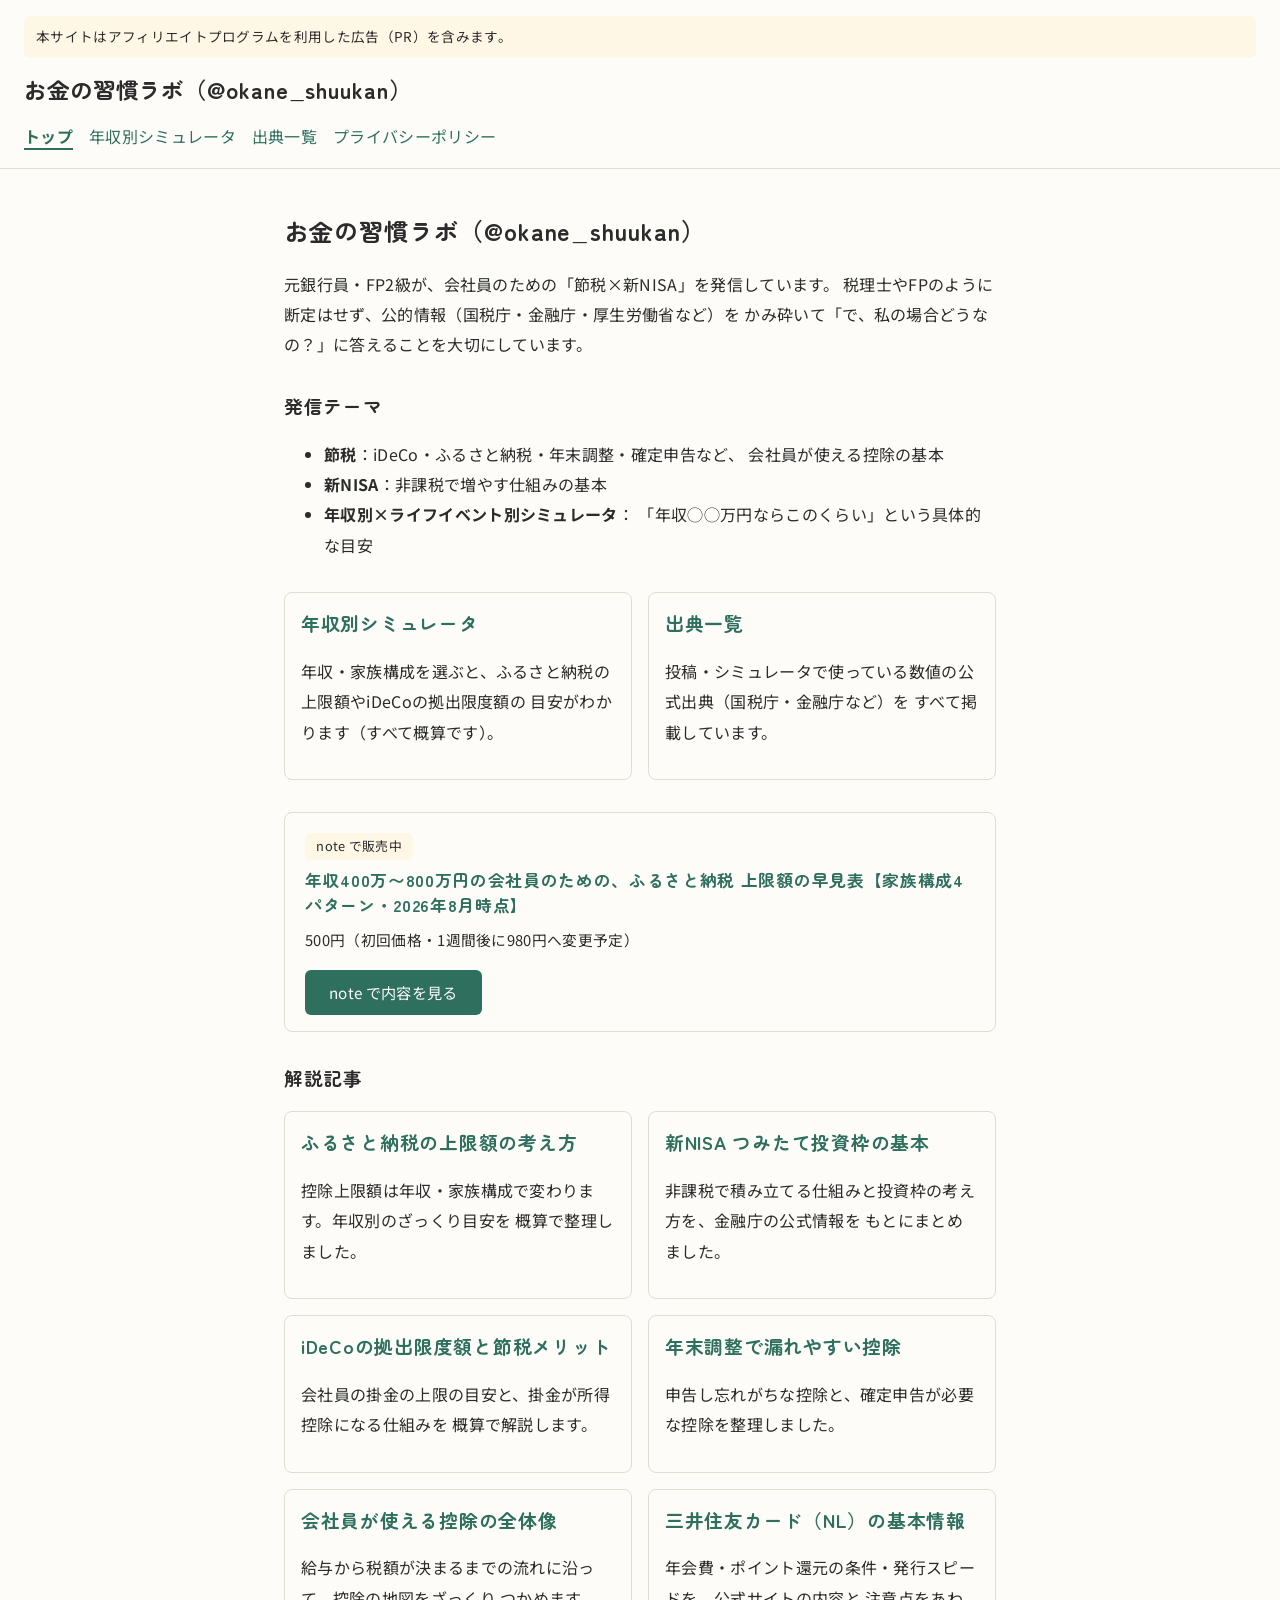
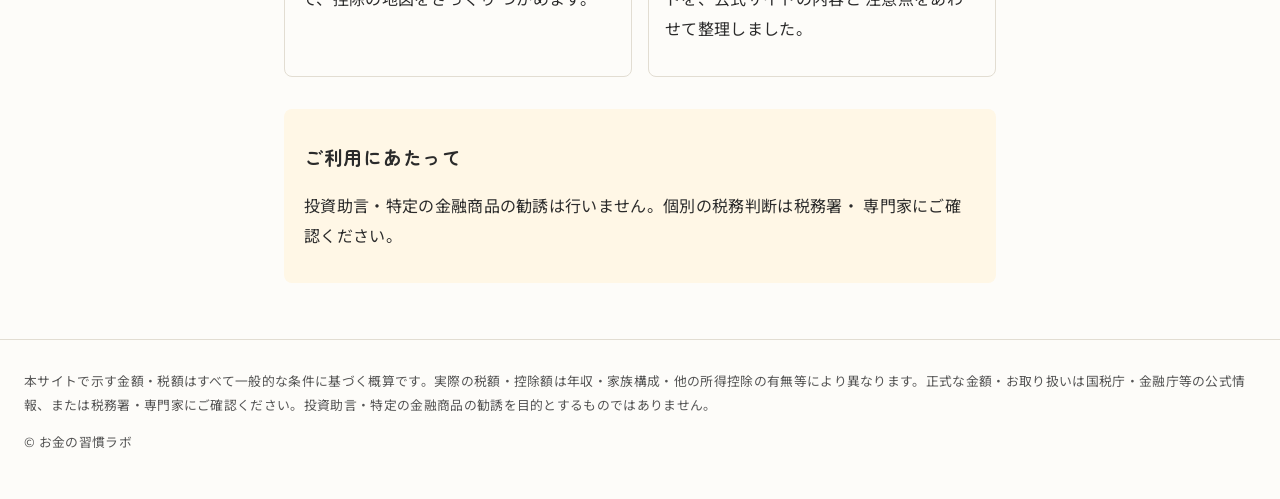
<file: index.html>
<!DOCTYPE html>
<html lang="ja">
<head>
<meta charset="UTF-8">
<meta name="viewport" content="width=device-width, initial-scale=1.0">
<title>お金の習慣ラボ — 節税×新NISAのわかりやすい解説｜お金の習慣ラボ</title>
<link rel="stylesheet" href="css/style.css">
</head>
<body>
<header class="site-header">
  <p class="pr-banner">本サイトはアフィリエイトプログラムを利用した広告（PR）を含みます。</p>
  <h1><a href="index.html">お金の習慣ラボ（@okane_shuukan）</a></h1>
  <nav>
    <ul>
      <li><a href="index.html" class="active">トップ</a></li>
      <li><a href="simulator.html">年収別シミュレータ</a></li>
      <li><a href="sources.html">出典一覧</a></li>
      <li><a href="privacy.html">プライバシーポリシー</a></li>
    </ul>
  </nav>
</header>
<main>
  <section class="hero">
    <h2>お金の習慣ラボ（@okane_shuukan）</h2>
    <p>元銀行員・FP2級が、会社員のための「節税×新NISA」を発信しています。
    税理士やFPのように断定はせず、公的情報（国税庁・金融庁・厚生労働省など）を
    かみ砕いて「で、私の場合どうなの？」に答えることを大切にしています。</p>
  </section>

  <section class="features">
    <h3>発信テーマ</h3>
    <ul>
      <li><strong>節税</strong>：iDeCo・ふるさと納税・年末調整・確定申告など、
        会社員が使える控除の基本</li>
      <li><strong>新NISA</strong>：非課税で増やす仕組みの基本</li>
      <li><strong>年収別×ライフイベント別シミュレータ</strong>：
        「年収◯◯万円ならこのくらい」という具体的な目安</li>
    </ul>
  </section>

  <section class="cards">
    <a class="card" href="simulator.html">
      <h3>年収別シミュレータ</h3>
      <p>年収・家族構成を選ぶと、ふるさと納税の上限額やiDeCoの拠出限度額の
      目安がわかります（すべて概算です）。</p>
    </a>
    <a class="card" href="sources.html">
      <h3>出典一覧</h3>
      <p>投稿・シミュレータで使っている数値の公式出典（国税庁・金融庁など）を
      すべて掲載しています。</p>
    </a>
  </section>

  <!-- note 販売バナー。自分で書いた有料noteへの導線であり、広告主から成果報酬を
       受け取るアフィリエイトリンクではない。そのため rel="sponsored" は付けず、
       ヘッダーのPRバナー・各アフィリリンクの「（PR）」表記の対象にもしない。
       価格は初回価格なので、改定予定であることを併記して誤認を避ける。
       （値上げ後は .note-promo-price の文言を実際の価格に更新すること） -->
  <section class="note-promo">
    <p class="note-promo-label">note で販売中</p>
    <h3>年収400万〜800万円の会社員のための、ふるさと納税 上限額の早見表【家族構成4パターン・2026年8月時点】</h3>
    <p class="note-promo-price">500円（初回価格・1週間後に980円へ変更予定）</p>
    <p class="note-promo-action"><a class="note-promo-button" href="https://note.com/finance_note_jp/n/n4183e212c810" target="_blank" rel="noopener">note で内容を見る</a></p>
  </section>

  <section class="articles">
    <h3>解説記事</h3>
    <div class="cards">
      <a class="card" href="articles/furusato-nozei-limit.html">
        <h3>ふるさと納税の上限額の考え方</h3>
        <p>控除上限額は年収・家族構成で変わります。年収別のざっくり目安を
        概算で整理しました。</p>
      </a>
      <a class="card" href="articles/nisa-tsumitate-basics.html">
        <h3>新NISA つみたて投資枠の基本</h3>
        <p>非課税で積み立てる仕組みと投資枠の考え方を、金融庁の公式情報を
        もとにまとめました。</p>
      </a>
      <a class="card" href="articles/ideco-limit-tax.html">
        <h3>iDeCoの拠出限度額と節税メリット</h3>
        <p>会社員の掛金の上限の目安と、掛金が所得控除になる仕組みを
        概算で解説します。</p>
      </a>
      <a class="card" href="articles/year-end-adjustment-deductions.html">
        <h3>年末調整で漏れやすい控除</h3>
        <p>申告し忘れがちな控除と、確定申告が必要な控除を整理しました。</p>
      </a>
      <a class="card" href="articles/control-taxes-overview.html">
        <h3>会社員が使える控除の全体像</h3>
        <p>給与から税額が決まるまでの流れに沿って、控除の地図をざっくり
        つかめます。</p>
      </a>
      <a class="card" href="articles/smbc-nl-card.html">
        <h3>三井住友カード（NL）の基本情報</h3>
        <p>年会費・ポイント還元の条件・発行スピードを、公式サイトの内容と
        注意点をあわせて整理しました。</p>
      </a>
    </div>
  </section>

  <section class="notice">
    <h3>ご利用にあたって</h3>
    <p>投資助言・特定の金融商品の勧誘は行いません。個別の税務判断は税務署・
    専門家にご確認ください。</p>
  </section>

</main>
<footer class="site-footer">
  <p class="disclaimer">本サイトで示す金額・税額はすべて一般的な条件に基づく概算です。実際の税額・控除額は年収・家族構成・他の所得控除の有無等により異なります。正式な金額・お取り扱いは国税庁・金融庁等の公式情報、または税務署・専門家にご確認ください。投資助言・特定の金融商品の勧誘を目的とするものではありません。</p>
  <p class="copyright">&copy; お金の習慣ラボ</p>
</footer>
<script data-goatcounter="https://okane-shuukan.goatcounter.com/count" async src="//gc.zgo.at/count.js"></script>
</body>
</html>
</file>
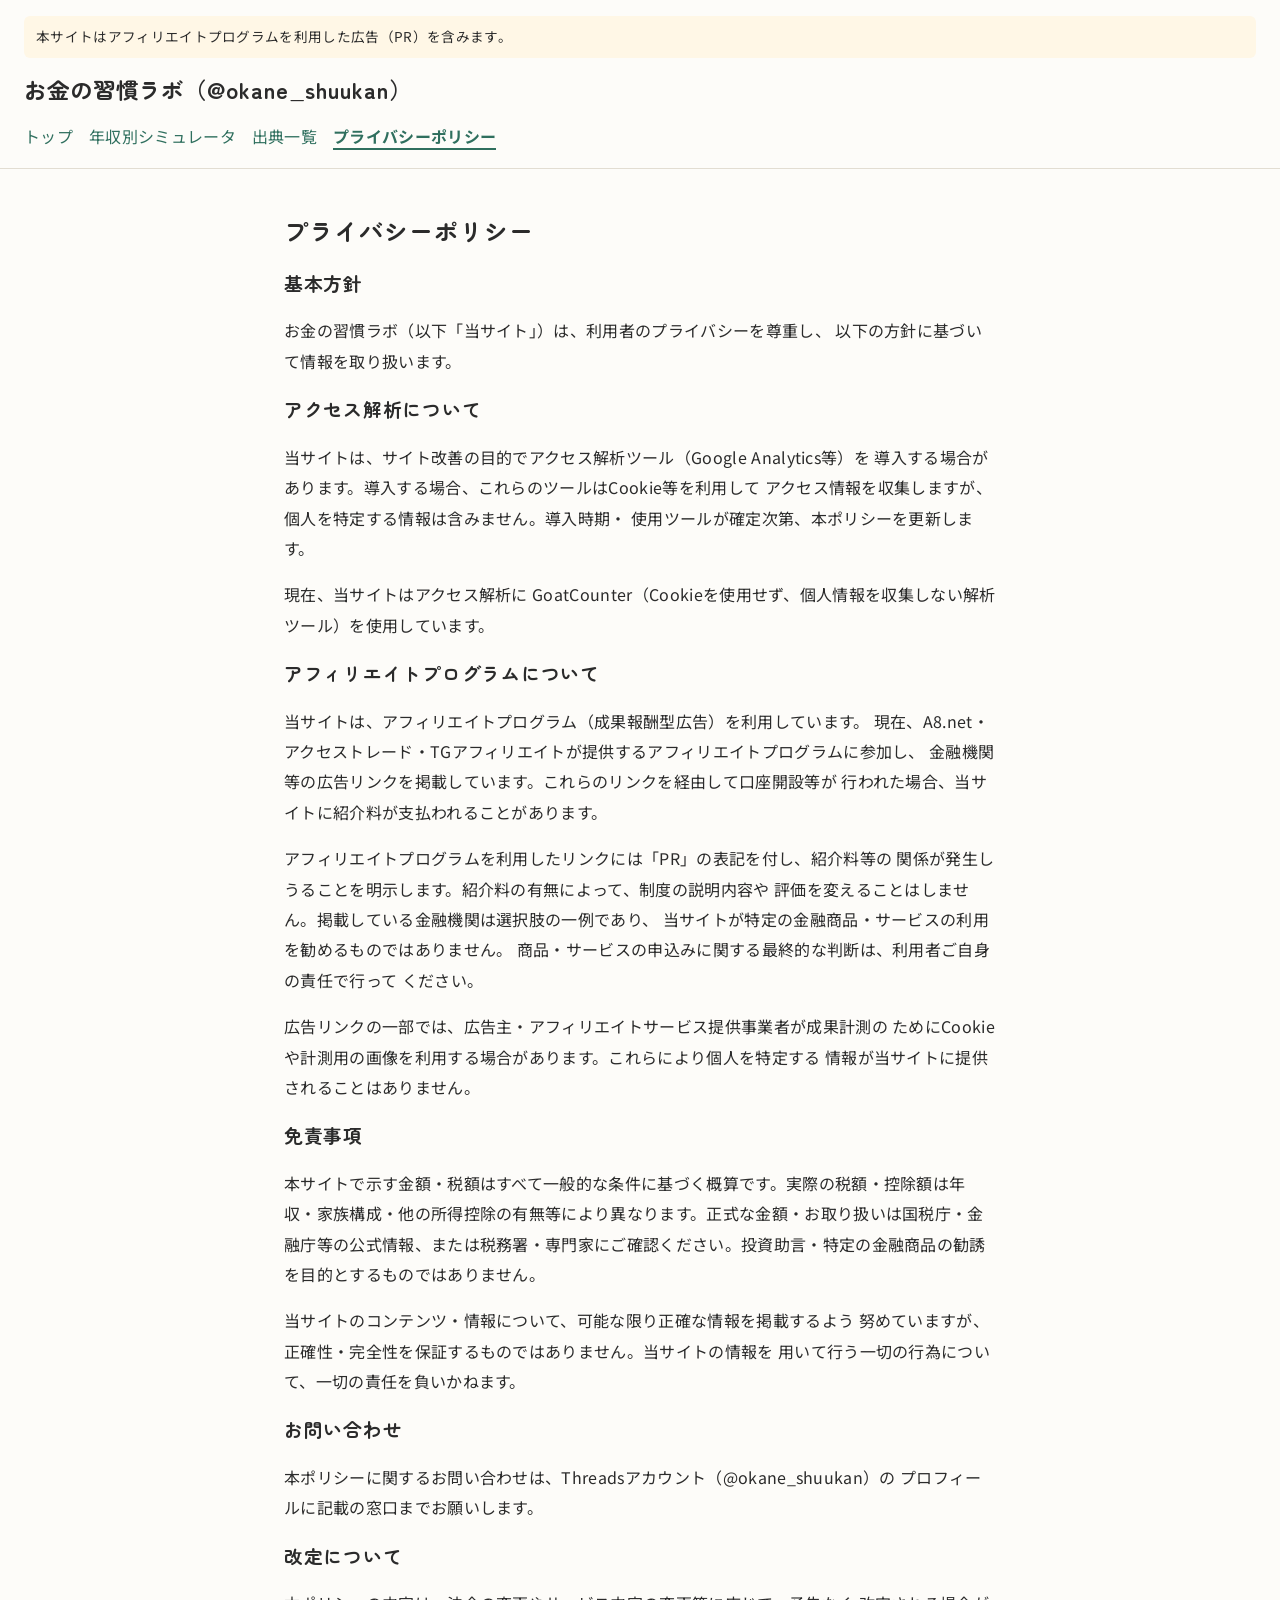
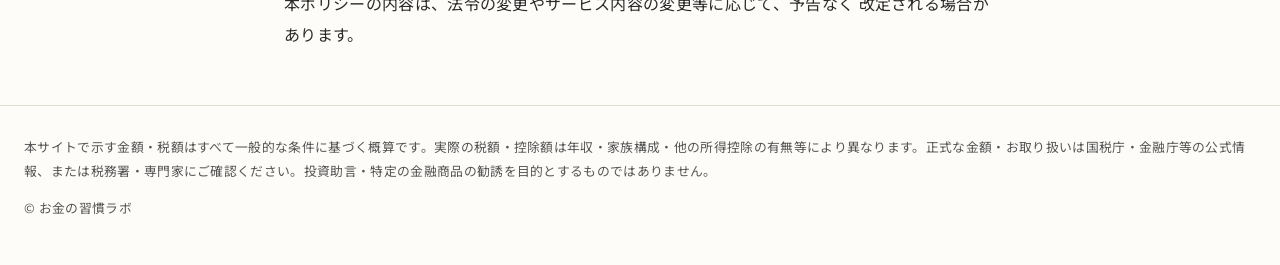
<file: privacy.html>
<!DOCTYPE html>
<html lang="ja">
<head>
<meta charset="UTF-8">
<meta name="viewport" content="width=device-width, initial-scale=1.0">
<title>プライバシーポリシー｜お金の習慣ラボ</title>
<link rel="stylesheet" href="css/style.css">
</head>
<body>
<header class="site-header">
  <p class="pr-banner">本サイトはアフィリエイトプログラムを利用した広告（PR）を含みます。</p>
  <h1><a href="index.html">お金の習慣ラボ（@okane_shuukan）</a></h1>
  <nav>
    <ul>
      <li><a href="index.html">トップ</a></li>
      <li><a href="simulator.html">年収別シミュレータ</a></li>
      <li><a href="sources.html">出典一覧</a></li>
      <li><a href="privacy.html" class="active">プライバシーポリシー</a></li>
    </ul>
  </nav>
</header>
<main>
  <section class="privacy">
    <h2>プライバシーポリシー</h2>

    <h3>基本方針</h3>
    <p>お金の習慣ラボ（以下「当サイト」）は、利用者のプライバシーを尊重し、
    以下の方針に基づいて情報を取り扱います。</p>

    <h3>アクセス解析について</h3>
    <p>当サイトは、サイト改善の目的でアクセス解析ツール（Google Analytics等）を
    導入する場合があります。導入する場合、これらのツールはCookie等を利用して
    アクセス情報を収集しますが、個人を特定する情報は含みません。導入時期・
    使用ツールが確定次第、本ポリシーを更新します。</p>
    <p>現在、当サイトはアクセス解析に GoatCounter（Cookieを使用せず、個人情報を収集しない解析ツール）を使用しています。</p>

    <h3>アフィリエイトプログラムについて</h3>
    <p>当サイトは、アフィリエイトプログラム（成果報酬型広告）を利用しています。
    現在、A8.net・アクセストレード・TGアフィリエイトが提供するアフィリエイトプログラムに参加し、
    金融機関等の広告リンクを掲載しています。これらのリンクを経由して口座開設等が
    行われた場合、当サイトに紹介料が支払われることがあります。</p>
    <p>アフィリエイトプログラムを利用したリンクには「PR」の表記を付し、紹介料等の
    関係が発生しうることを明示します。紹介料の有無によって、制度の説明内容や
    評価を変えることはしません。掲載している金融機関は選択肢の一例であり、
    当サイトが特定の金融商品・サービスの利用を勧めるものではありません。
    商品・サービスの申込みに関する最終的な判断は、利用者ご自身の責任で行って
    ください。</p>
    <p>広告リンクの一部では、広告主・アフィリエイトサービス提供事業者が成果計測の
    ためにCookieや計測用の画像を利用する場合があります。これらにより個人を特定する
    情報が当サイトに提供されることはありません。</p>

    <h3>免責事項</h3>
    <p>本サイトで示す金額・税額はすべて一般的な条件に基づく概算です。実際の税額・控除額は年収・家族構成・他の所得控除の有無等により異なります。正式な金額・お取り扱いは国税庁・金融庁等の公式情報、または税務署・専門家にご確認ください。投資助言・特定の金融商品の勧誘を目的とするものではありません。</p>
    <p>当サイトのコンテンツ・情報について、可能な限り正確な情報を掲載するよう
    努めていますが、正確性・完全性を保証するものではありません。当サイトの情報を
    用いて行う一切の行為について、一切の責任を負いかねます。</p>

    <h3>お問い合わせ</h3>
    <p>本ポリシーに関するお問い合わせは、Threadsアカウント（@okane_shuukan）の
    プロフィールに記載の窓口までお願いします。</p>

    <h3>改定について</h3>
    <p>本ポリシーの内容は、法令の変更やサービス内容の変更等に応じて、予告なく
    改定される場合があります。</p>
  </section>

</main>
<footer class="site-footer">
  <p class="disclaimer">本サイトで示す金額・税額はすべて一般的な条件に基づく概算です。実際の税額・控除額は年収・家族構成・他の所得控除の有無等により異なります。正式な金額・お取り扱いは国税庁・金融庁等の公式情報、または税務署・専門家にご確認ください。投資助言・特定の金融商品の勧誘を目的とするものではありません。</p>
  <p class="copyright">&copy; お金の習慣ラボ</p>
</footer>
<script data-goatcounter="https://okane-shuukan.goatcounter.com/count" async src="//gc.zgo.at/count.js"></script>
</body>
</html>
</file>
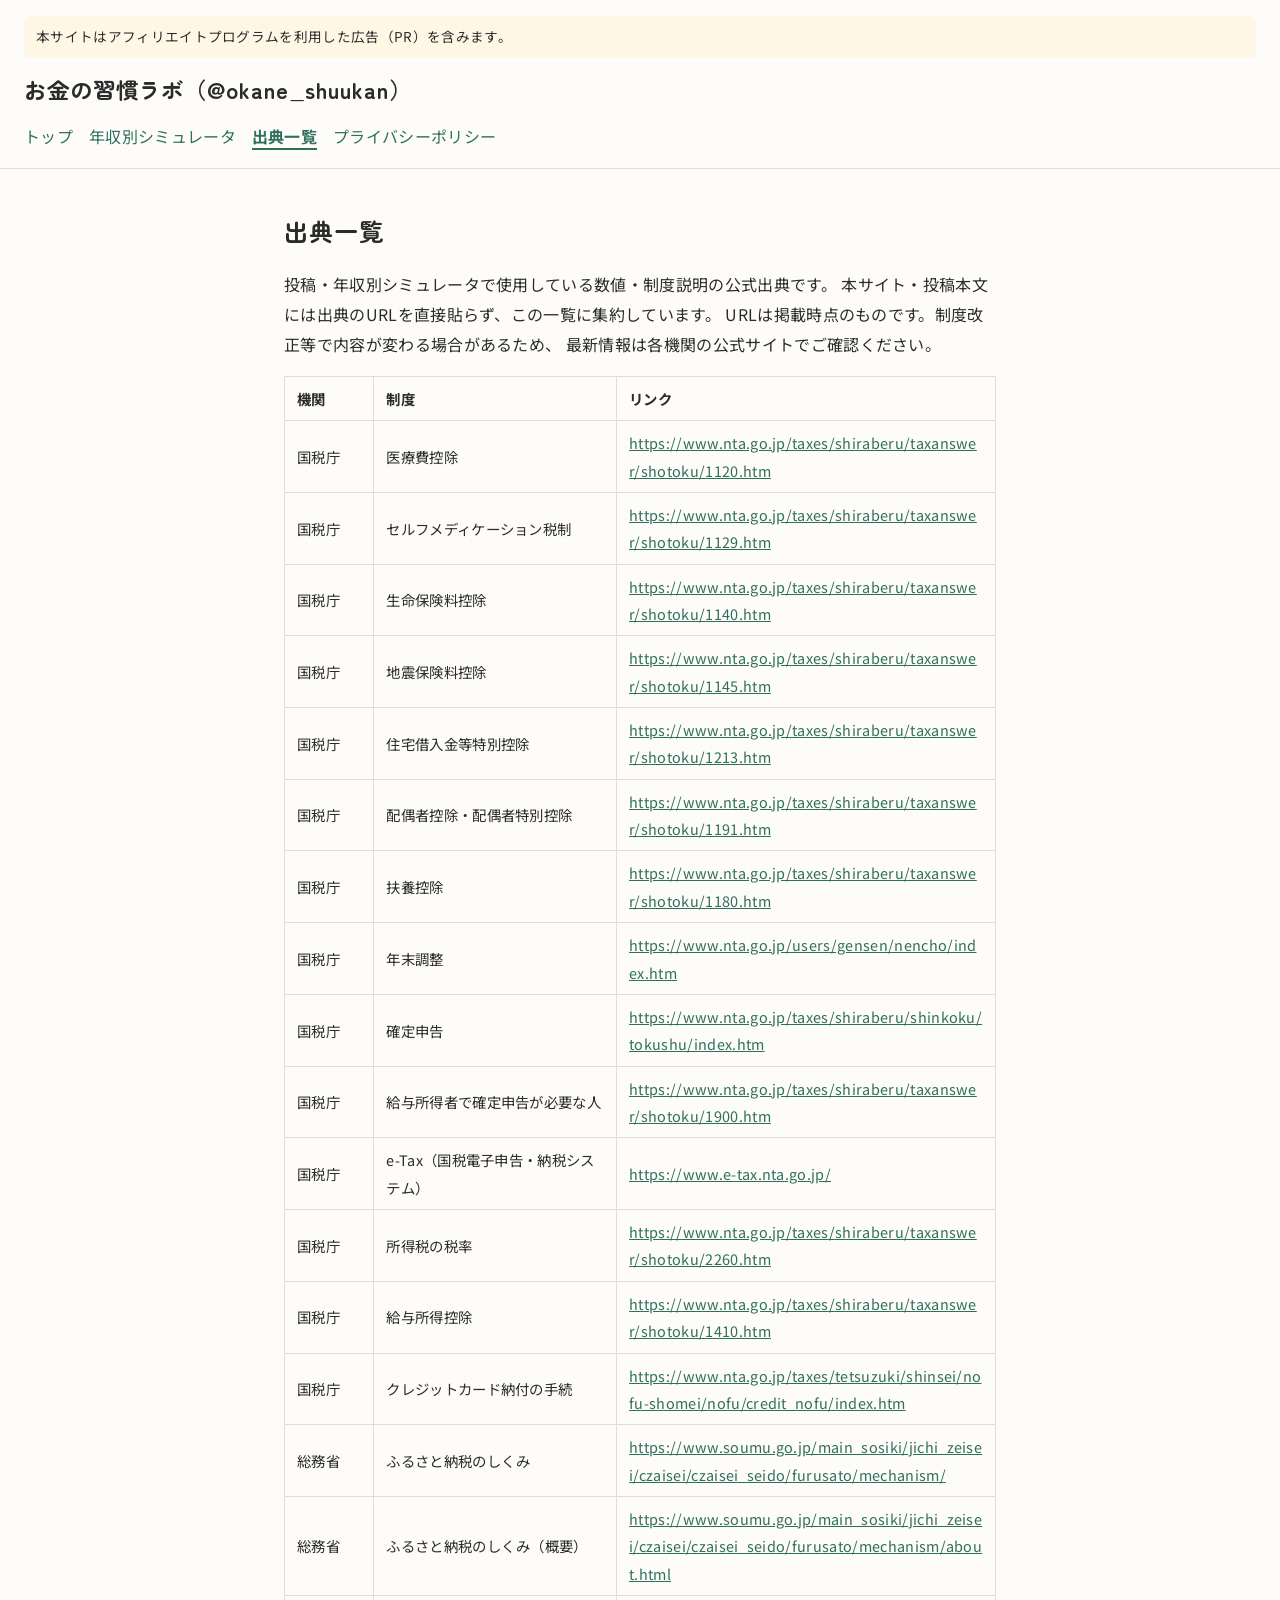
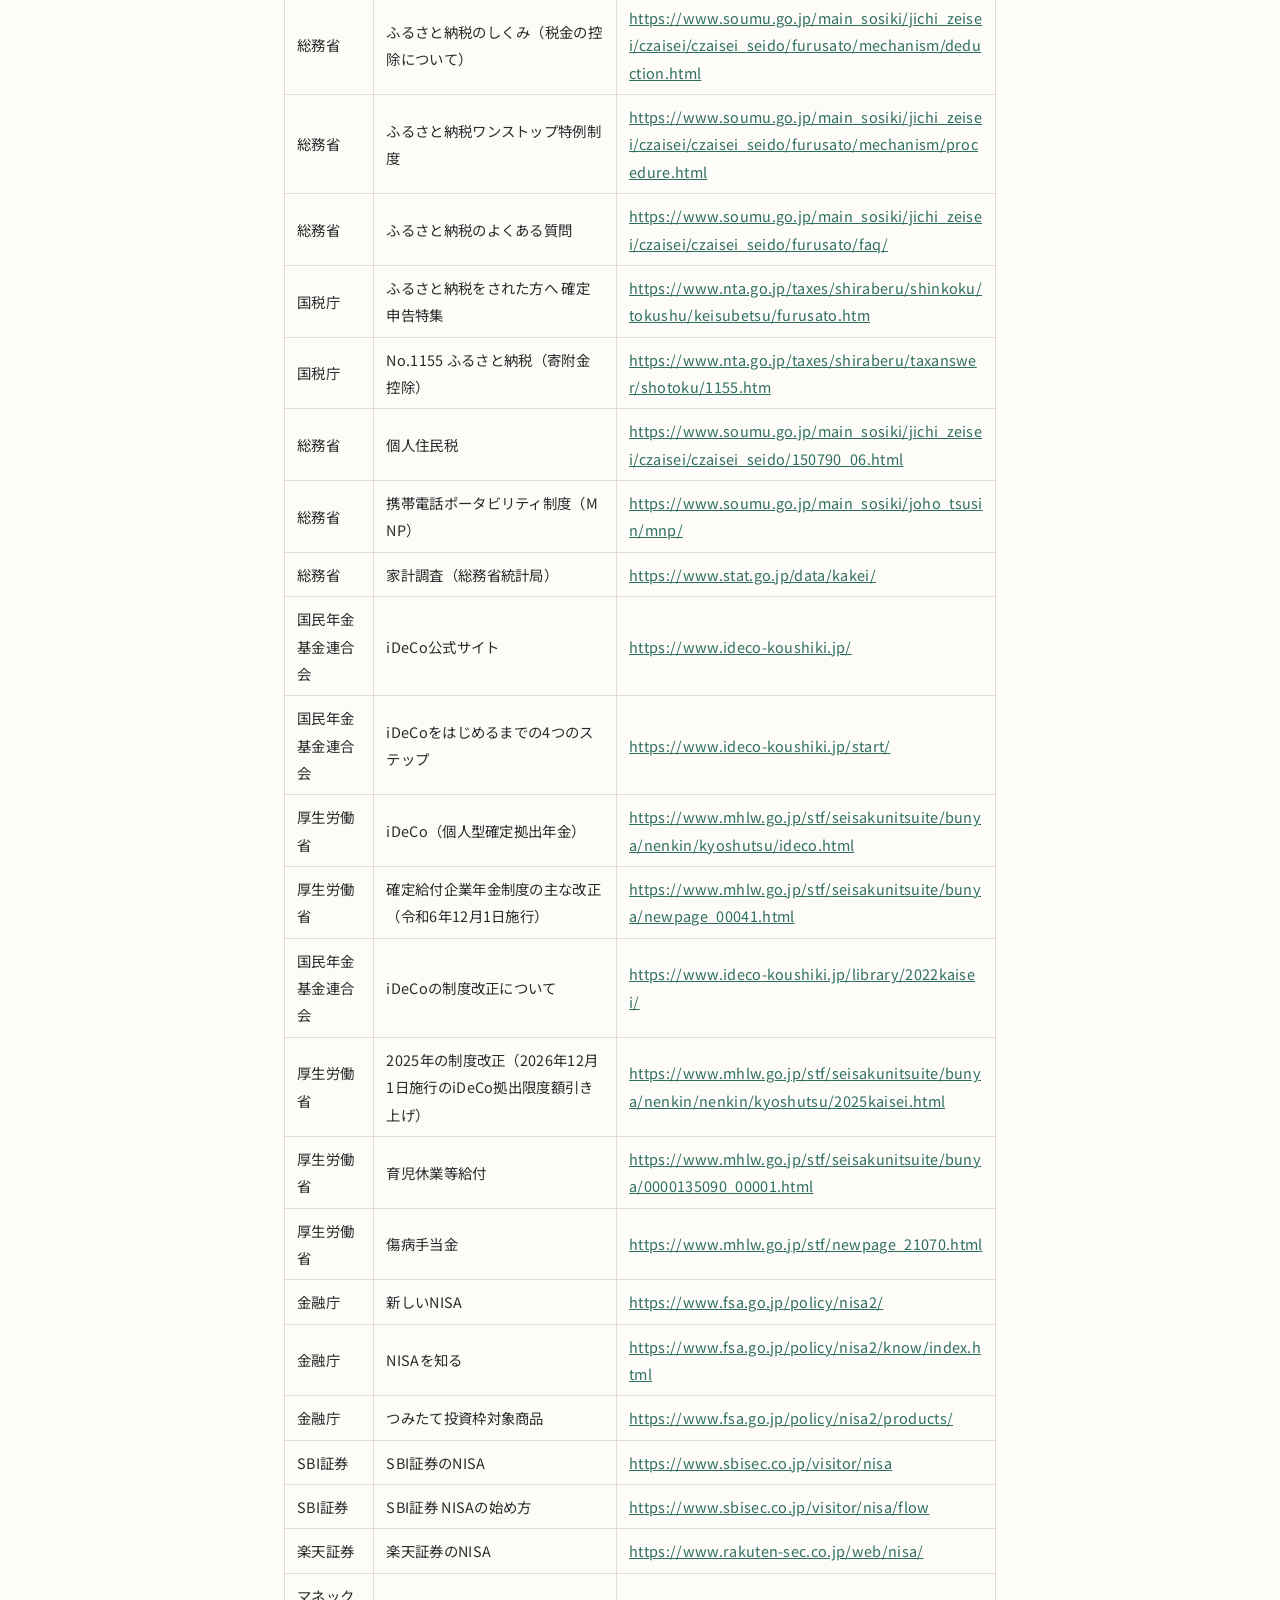
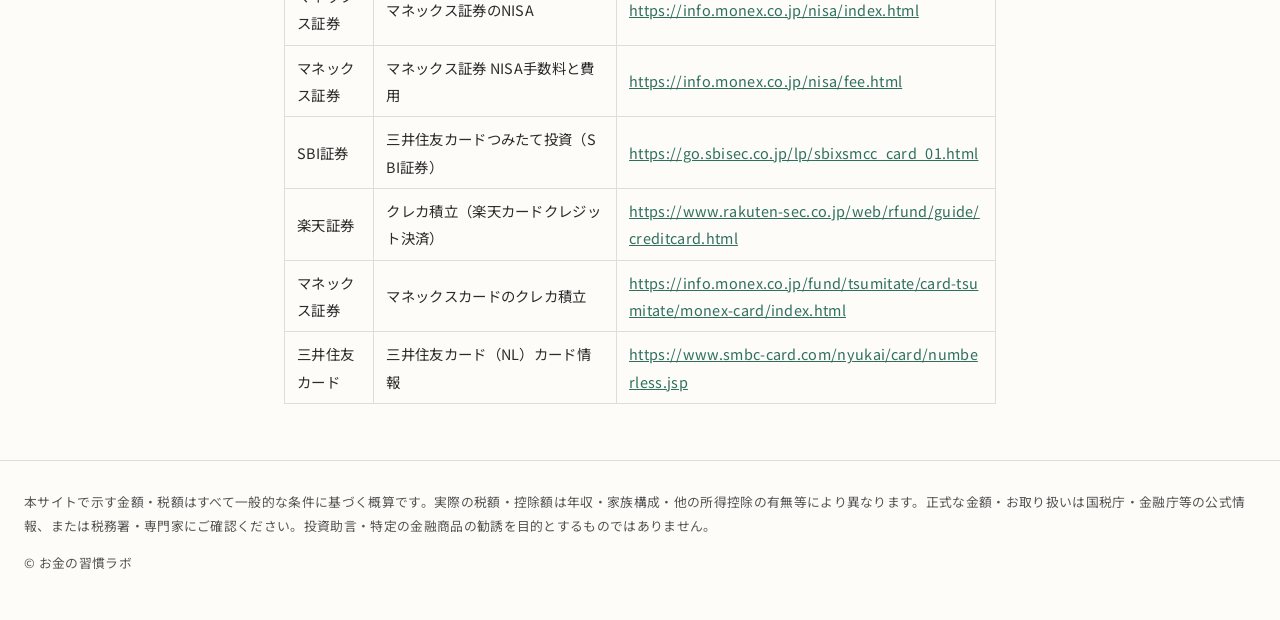
<file: sources.html>
<!DOCTYPE html>
<html lang="ja">
<head>
<meta charset="UTF-8">
<meta name="viewport" content="width=device-width, initial-scale=1.0">
<title>出典一覧｜お金の習慣ラボ</title>
<link rel="stylesheet" href="css/style.css">
</head>
<body>
<header class="site-header">
  <p class="pr-banner">本サイトはアフィリエイトプログラムを利用した広告（PR）を含みます。</p>
  <h1><a href="index.html">お金の習慣ラボ（@okane_shuukan）</a></h1>
  <nav>
    <ul>
      <li><a href="index.html">トップ</a></li>
      <li><a href="simulator.html">年収別シミュレータ</a></li>
      <li><a href="sources.html" class="active">出典一覧</a></li>
      <li><a href="privacy.html">プライバシーポリシー</a></li>
    </ul>
  </nav>
</header>
<main>
  <section class="sources">
    <h2>出典一覧</h2>
    <p>投稿・年収別シミュレータで使用している数値・制度説明の公式出典です。
    本サイト・投稿本文には出典のURLを直接貼らず、この一覧に集約しています。
    URLは掲載時点のものです。制度改正等で内容が変わる場合があるため、
    最新情報は各機関の公式サイトでご確認ください。</p>
    <table class="sources-table">
      <thead>
        <tr><th>機関</th><th>制度</th><th>リンク</th></tr>
      </thead>
      <tbody>
      <tr><td>国税庁</td><td>医療費控除</td><td><a href="https://www.nta.go.jp/taxes/shiraberu/taxanswer/shotoku/1120.htm" rel="noopener noreferrer" target="_blank">https://www.nta.go.jp/taxes/shiraberu/taxanswer/shotoku/1120.htm</a></td></tr>
      <tr><td>国税庁</td><td>セルフメディケーション税制</td><td><a href="https://www.nta.go.jp/taxes/shiraberu/taxanswer/shotoku/1129.htm" rel="noopener noreferrer" target="_blank">https://www.nta.go.jp/taxes/shiraberu/taxanswer/shotoku/1129.htm</a></td></tr>
      <tr><td>国税庁</td><td>生命保険料控除</td><td><a href="https://www.nta.go.jp/taxes/shiraberu/taxanswer/shotoku/1140.htm" rel="noopener noreferrer" target="_blank">https://www.nta.go.jp/taxes/shiraberu/taxanswer/shotoku/1140.htm</a></td></tr>
      <tr><td>国税庁</td><td>地震保険料控除</td><td><a href="https://www.nta.go.jp/taxes/shiraberu/taxanswer/shotoku/1145.htm" rel="noopener noreferrer" target="_blank">https://www.nta.go.jp/taxes/shiraberu/taxanswer/shotoku/1145.htm</a></td></tr>
      <tr><td>国税庁</td><td>住宅借入金等特別控除</td><td><a href="https://www.nta.go.jp/taxes/shiraberu/taxanswer/shotoku/1213.htm" rel="noopener noreferrer" target="_blank">https://www.nta.go.jp/taxes/shiraberu/taxanswer/shotoku/1213.htm</a></td></tr>
      <tr><td>国税庁</td><td>配偶者控除・配偶者特別控除</td><td><a href="https://www.nta.go.jp/taxes/shiraberu/taxanswer/shotoku/1191.htm" rel="noopener noreferrer" target="_blank">https://www.nta.go.jp/taxes/shiraberu/taxanswer/shotoku/1191.htm</a></td></tr>
      <tr><td>国税庁</td><td>扶養控除</td><td><a href="https://www.nta.go.jp/taxes/shiraberu/taxanswer/shotoku/1180.htm" rel="noopener noreferrer" target="_blank">https://www.nta.go.jp/taxes/shiraberu/taxanswer/shotoku/1180.htm</a></td></tr>
      <tr><td>国税庁</td><td>年末調整</td><td><a href="https://www.nta.go.jp/users/gensen/nencho/index.htm" rel="noopener noreferrer" target="_blank">https://www.nta.go.jp/users/gensen/nencho/index.htm</a></td></tr>
      <tr><td>国税庁</td><td>確定申告</td><td><a href="https://www.nta.go.jp/taxes/shiraberu/shinkoku/tokushu/index.htm" rel="noopener noreferrer" target="_blank">https://www.nta.go.jp/taxes/shiraberu/shinkoku/tokushu/index.htm</a></td></tr>
      <tr><td>国税庁</td><td>給与所得者で確定申告が必要な人</td><td><a href="https://www.nta.go.jp/taxes/shiraberu/taxanswer/shotoku/1900.htm" rel="noopener noreferrer" target="_blank">https://www.nta.go.jp/taxes/shiraberu/taxanswer/shotoku/1900.htm</a></td></tr>
      <tr><td>国税庁</td><td>e-Tax（国税電子申告・納税システム）</td><td><a href="https://www.e-tax.nta.go.jp/" rel="noopener noreferrer" target="_blank">https://www.e-tax.nta.go.jp/</a></td></tr>
      <tr><td>国税庁</td><td>所得税の税率</td><td><a href="https://www.nta.go.jp/taxes/shiraberu/taxanswer/shotoku/2260.htm" rel="noopener noreferrer" target="_blank">https://www.nta.go.jp/taxes/shiraberu/taxanswer/shotoku/2260.htm</a></td></tr>
      <tr><td>国税庁</td><td>給与所得控除</td><td><a href="https://www.nta.go.jp/taxes/shiraberu/taxanswer/shotoku/1410.htm" rel="noopener noreferrer" target="_blank">https://www.nta.go.jp/taxes/shiraberu/taxanswer/shotoku/1410.htm</a></td></tr>
      <tr><td>国税庁</td><td>クレジットカード納付の手続</td><td><a href="https://www.nta.go.jp/taxes/tetsuzuki/shinsei/nofu-shomei/nofu/credit_nofu/index.htm" rel="noopener noreferrer" target="_blank">https://www.nta.go.jp/taxes/tetsuzuki/shinsei/nofu-shomei/nofu/credit_nofu/index.htm</a></td></tr>
      <tr><td>総務省</td><td>ふるさと納税のしくみ</td><td><a href="https://www.soumu.go.jp/main_sosiki/jichi_zeisei/czaisei/czaisei_seido/furusato/mechanism/" rel="noopener noreferrer" target="_blank">https://www.soumu.go.jp/main_sosiki/jichi_zeisei/czaisei/czaisei_seido/furusato/mechanism/</a></td></tr>
      <tr><td>総務省</td><td>ふるさと納税のしくみ（概要）</td><td><a href="https://www.soumu.go.jp/main_sosiki/jichi_zeisei/czaisei/czaisei_seido/furusato/mechanism/about.html" rel="noopener noreferrer" target="_blank">https://www.soumu.go.jp/main_sosiki/jichi_zeisei/czaisei/czaisei_seido/furusato/mechanism/about.html</a></td></tr>
      <tr><td>総務省</td><td>ふるさと納税のしくみ（税金の控除について）</td><td><a href="https://www.soumu.go.jp/main_sosiki/jichi_zeisei/czaisei/czaisei_seido/furusato/mechanism/deduction.html" rel="noopener noreferrer" target="_blank">https://www.soumu.go.jp/main_sosiki/jichi_zeisei/czaisei/czaisei_seido/furusato/mechanism/deduction.html</a></td></tr>
      <tr><td>総務省</td><td>ふるさと納税ワンストップ特例制度</td><td><a href="https://www.soumu.go.jp/main_sosiki/jichi_zeisei/czaisei/czaisei_seido/furusato/mechanism/procedure.html" rel="noopener noreferrer" target="_blank">https://www.soumu.go.jp/main_sosiki/jichi_zeisei/czaisei/czaisei_seido/furusato/mechanism/procedure.html</a></td></tr>
      <tr><td>総務省</td><td>ふるさと納税のよくある質問</td><td><a href="https://www.soumu.go.jp/main_sosiki/jichi_zeisei/czaisei/czaisei_seido/furusato/faq/" rel="noopener noreferrer" target="_blank">https://www.soumu.go.jp/main_sosiki/jichi_zeisei/czaisei/czaisei_seido/furusato/faq/</a></td></tr>
      <tr><td>国税庁</td><td>ふるさと納税をされた方へ 確定申告特集</td><td><a href="https://www.nta.go.jp/taxes/shiraberu/shinkoku/tokushu/keisubetsu/furusato.htm" rel="noopener noreferrer" target="_blank">https://www.nta.go.jp/taxes/shiraberu/shinkoku/tokushu/keisubetsu/furusato.htm</a></td></tr>
      <tr><td>国税庁</td><td>No.1155 ふるさと納税（寄附金控除）</td><td><a href="https://www.nta.go.jp/taxes/shiraberu/taxanswer/shotoku/1155.htm" rel="noopener noreferrer" target="_blank">https://www.nta.go.jp/taxes/shiraberu/taxanswer/shotoku/1155.htm</a></td></tr>
      <tr><td>総務省</td><td>個人住民税</td><td><a href="https://www.soumu.go.jp/main_sosiki/jichi_zeisei/czaisei/czaisei_seido/150790_06.html" rel="noopener noreferrer" target="_blank">https://www.soumu.go.jp/main_sosiki/jichi_zeisei/czaisei/czaisei_seido/150790_06.html</a></td></tr>
      <tr><td>総務省</td><td>携帯電話ポータビリティ制度（MNP）</td><td><a href="https://www.soumu.go.jp/main_sosiki/joho_tsusin/mnp/" rel="noopener noreferrer" target="_blank">https://www.soumu.go.jp/main_sosiki/joho_tsusin/mnp/</a></td></tr>
      <tr><td>総務省</td><td>家計調査（総務省統計局）</td><td><a href="https://www.stat.go.jp/data/kakei/" rel="noopener noreferrer" target="_blank">https://www.stat.go.jp/data/kakei/</a></td></tr>
      <tr><td>国民年金基金連合会</td><td>iDeCo公式サイト</td><td><a href="https://www.ideco-koushiki.jp/" rel="noopener noreferrer" target="_blank">https://www.ideco-koushiki.jp/</a></td></tr>
      <tr><td>国民年金基金連合会</td><td>iDeCoをはじめるまでの4つのステップ</td><td><a href="https://www.ideco-koushiki.jp/start/" rel="noopener noreferrer" target="_blank">https://www.ideco-koushiki.jp/start/</a></td></tr>
      <tr><td>厚生労働省</td><td>iDeCo（個人型確定拠出年金）</td><td><a href="https://www.mhlw.go.jp/stf/seisakunitsuite/bunya/nenkin/kyoshutsu/ideco.html" rel="noopener noreferrer" target="_blank">https://www.mhlw.go.jp/stf/seisakunitsuite/bunya/nenkin/kyoshutsu/ideco.html</a></td></tr>
      <tr><td>厚生労働省</td><td>確定給付企業年金制度の主な改正（令和6年12月1日施行）</td><td><a href="https://www.mhlw.go.jp/stf/seisakunitsuite/bunya/newpage_00041.html" rel="noopener noreferrer" target="_blank">https://www.mhlw.go.jp/stf/seisakunitsuite/bunya/newpage_00041.html</a></td></tr>
      <tr><td>国民年金基金連合会</td><td>iDeCoの制度改正について</td><td><a href="https://www.ideco-koushiki.jp/library/2022kaisei/" rel="noopener noreferrer" target="_blank">https://www.ideco-koushiki.jp/library/2022kaisei/</a></td></tr>
      <tr><td>厚生労働省</td><td>2025年の制度改正（2026年12月1日施行のiDeCo拠出限度額引き上げ）</td><td><a href="https://www.mhlw.go.jp/stf/seisakunitsuite/bunya/nenkin/nenkin/kyoshutsu/2025kaisei.html" rel="noopener noreferrer" target="_blank">https://www.mhlw.go.jp/stf/seisakunitsuite/bunya/nenkin/nenkin/kyoshutsu/2025kaisei.html</a></td></tr>
      <tr><td>厚生労働省</td><td>育児休業等給付</td><td><a href="https://www.mhlw.go.jp/stf/seisakunitsuite/bunya/0000135090_00001.html" rel="noopener noreferrer" target="_blank">https://www.mhlw.go.jp/stf/seisakunitsuite/bunya/0000135090_00001.html</a></td></tr>
      <tr><td>厚生労働省</td><td>傷病手当金</td><td><a href="https://www.mhlw.go.jp/stf/newpage_21070.html" rel="noopener noreferrer" target="_blank">https://www.mhlw.go.jp/stf/newpage_21070.html</a></td></tr>
      <tr><td>金融庁</td><td>新しいNISA</td><td><a href="https://www.fsa.go.jp/policy/nisa2/" rel="noopener noreferrer" target="_blank">https://www.fsa.go.jp/policy/nisa2/</a></td></tr>
      <tr><td>金融庁</td><td>NISAを知る</td><td><a href="https://www.fsa.go.jp/policy/nisa2/know/index.html" rel="noopener noreferrer" target="_blank">https://www.fsa.go.jp/policy/nisa2/know/index.html</a></td></tr>
      <tr><td>金融庁</td><td>つみたて投資枠対象商品</td><td><a href="https://www.fsa.go.jp/policy/nisa2/products/" rel="noopener noreferrer" target="_blank">https://www.fsa.go.jp/policy/nisa2/products/</a></td></tr>
      <tr><td>SBI証券</td><td>SBI証券のNISA</td><td><a href="https://www.sbisec.co.jp/visitor/nisa" rel="noopener noreferrer" target="_blank">https://www.sbisec.co.jp/visitor/nisa</a></td></tr>
      <tr><td>SBI証券</td><td>SBI証券 NISAの始め方</td><td><a href="https://www.sbisec.co.jp/visitor/nisa/flow" rel="noopener noreferrer" target="_blank">https://www.sbisec.co.jp/visitor/nisa/flow</a></td></tr>
      <tr><td>楽天証券</td><td>楽天証券のNISA</td><td><a href="https://www.rakuten-sec.co.jp/web/nisa/" rel="noopener noreferrer" target="_blank">https://www.rakuten-sec.co.jp/web/nisa/</a></td></tr>
      <tr><td>マネックス証券</td><td>マネックス証券のNISA</td><td><a href="https://info.monex.co.jp/nisa/index.html" rel="noopener noreferrer" target="_blank">https://info.monex.co.jp/nisa/index.html</a></td></tr>
      <tr><td>マネックス証券</td><td>マネックス証券 NISA手数料と費用</td><td><a href="https://info.monex.co.jp/nisa/fee.html" rel="noopener noreferrer" target="_blank">https://info.monex.co.jp/nisa/fee.html</a></td></tr>
      <tr><td>SBI証券</td><td>三井住友カードつみたて投資（SBI証券）</td><td><a href="https://go.sbisec.co.jp/lp/sbixsmcc_card_01.html" rel="noopener noreferrer" target="_blank">https://go.sbisec.co.jp/lp/sbixsmcc_card_01.html</a></td></tr>
      <tr><td>楽天証券</td><td>クレカ積立（楽天カードクレジット決済）</td><td><a href="https://www.rakuten-sec.co.jp/web/rfund/guide/creditcard.html" rel="noopener noreferrer" target="_blank">https://www.rakuten-sec.co.jp/web/rfund/guide/creditcard.html</a></td></tr>
      <tr><td>マネックス証券</td><td>マネックスカードのクレカ積立</td><td><a href="https://info.monex.co.jp/fund/tsumitate/card-tsumitate/monex-card/index.html" rel="noopener noreferrer" target="_blank">https://info.monex.co.jp/fund/tsumitate/card-tsumitate/monex-card/index.html</a></td></tr>
      <tr><td>三井住友カード</td><td>三井住友カード（NL）カード情報</td><td><a href="https://www.smbc-card.com/nyukai/card/numberless.jsp" rel="noopener noreferrer" target="_blank">https://www.smbc-card.com/nyukai/card/numberless.jsp</a></td></tr>
      </tbody>
    </table>
  </section>

</main>
<footer class="site-footer">
  <p class="disclaimer">本サイトで示す金額・税額はすべて一般的な条件に基づく概算です。実際の税額・控除額は年収・家族構成・他の所得控除の有無等により異なります。正式な金額・お取り扱いは国税庁・金融庁等の公式情報、または税務署・専門家にご確認ください。投資助言・特定の金融商品の勧誘を目的とするものではありません。</p>
  <p class="copyright">&copy; お金の習慣ラボ</p>
</footer>
<script data-goatcounter="https://okane-shuukan.goatcounter.com/count" async src="//gc.zgo.at/count.js"></script>
</body>
</html>
</file>
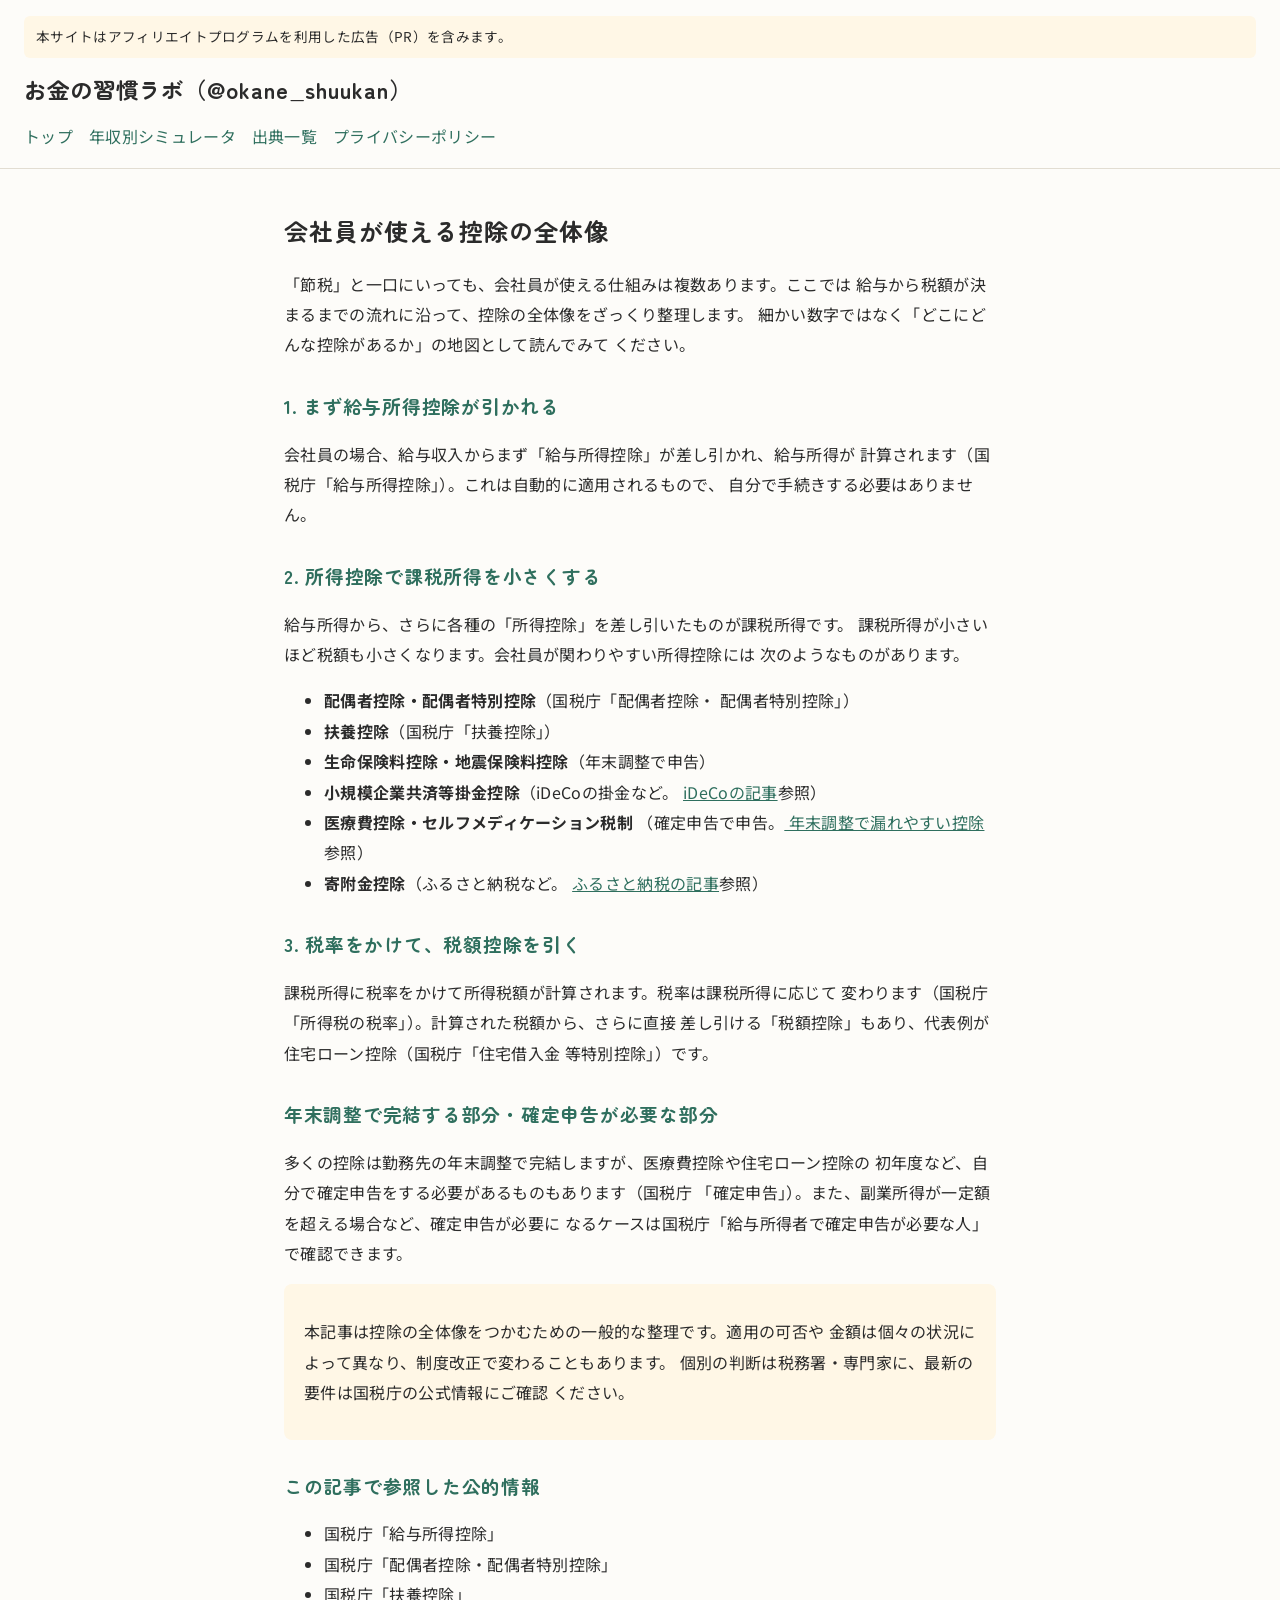
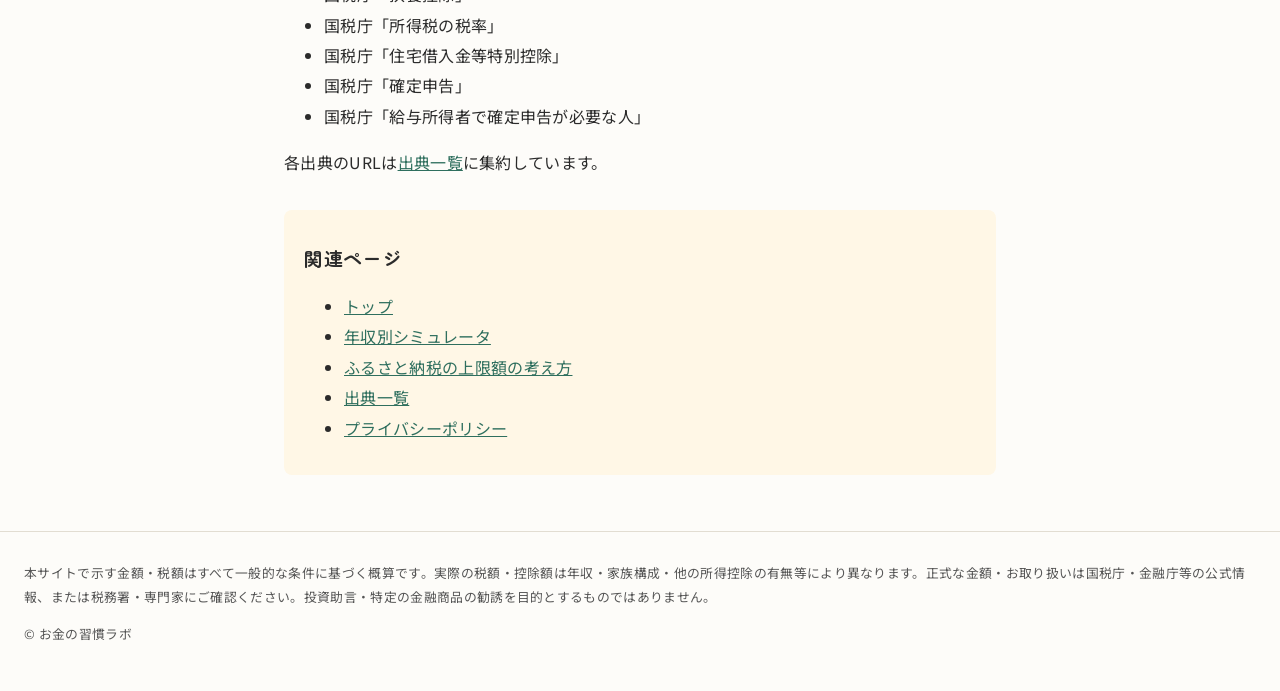
<file: articles/control-taxes-overview.html>
<!DOCTYPE html>
<html lang="ja">
<head>
<meta charset="UTF-8">
<meta name="viewport" content="width=device-width, initial-scale=1.0">
<title>会社員が使える控除の全体像｜お金の習慣ラボ</title>
<link rel="stylesheet" href="../css/style.css">
</head>
<body>
<header class="site-header">
  <p class="pr-banner">本サイトはアフィリエイトプログラムを利用した広告（PR）を含みます。</p>
  <h1><a href="../index.html">お金の習慣ラボ（@okane_shuukan）</a></h1>
  <nav>
    <ul>
      <li><a href="../index.html">トップ</a></li>
      <li><a href="../simulator.html">年収別シミュレータ</a></li>
      <li><a href="../sources.html">出典一覧</a></li>
      <li><a href="../privacy.html">プライバシーポリシー</a></li>
    </ul>
  </nav>
</header>
<main>
  <article class="article">
    <h2>会社員が使える控除の全体像</h2>

    <p>「節税」と一口にいっても、会社員が使える仕組みは複数あります。ここでは
    給与から税額が決まるまでの流れに沿って、控除の全体像をざっくり整理します。
    細かい数字ではなく「どこにどんな控除があるか」の地図として読んでみて
    ください。</p>

    <h3>1. まず給与所得控除が引かれる</h3>
    <p>会社員の場合、給与収入からまず「給与所得控除」が差し引かれ、給与所得が
    計算されます（国税庁「給与所得控除」）。これは自動的に適用されるもので、
    自分で手続きする必要はありません。</p>

    <h3>2. 所得控除で課税所得を小さくする</h3>
    <p>給与所得から、さらに各種の「所得控除」を差し引いたものが課税所得です。
    課税所得が小さいほど税額も小さくなります。会社員が関わりやすい所得控除には
    次のようなものがあります。</p>
    <ul>
      <li><strong>配偶者控除・配偶者特別控除</strong>（国税庁「配偶者控除・
      配偶者特別控除」）</li>
      <li><strong>扶養控除</strong>（国税庁「扶養控除」）</li>
      <li><strong>生命保険料控除・地震保険料控除</strong>（年末調整で申告）</li>
      <li><strong>小規模企業共済等掛金控除</strong>（iDeCoの掛金など。
      <a href="ideco-limit-tax.html">iDeCoの記事</a>参照）</li>
      <li><strong>医療費控除・セルフメディケーション税制</strong>
      （確定申告で申告。<a href="year-end-adjustment-deductions.html">
      年末調整で漏れやすい控除</a>参照）</li>
      <li><strong>寄附金控除</strong>（ふるさと納税など。
      <a href="furusato-nozei-limit.html">ふるさと納税の記事</a>参照）</li>
    </ul>

    <h3>3. 税率をかけて、税額控除を引く</h3>
    <p>課税所得に税率をかけて所得税額が計算されます。税率は課税所得に応じて
    変わります（国税庁「所得税の税率」）。計算された税額から、さらに直接
    差し引ける「税額控除」もあり、代表例が住宅ローン控除（国税庁「住宅借入金
    等特別控除」）です。</p>

    <h3>年末調整で完結する部分・確定申告が必要な部分</h3>
    <p>多くの控除は勤務先の年末調整で完結しますが、医療費控除や住宅ローン控除の
    初年度など、自分で確定申告をする必要があるものもあります（国税庁
    「確定申告」）。また、副業所得が一定額を超える場合など、確定申告が必要に
    なるケースは国税庁「給与所得者で確定申告が必要な人」で確認できます。</p>

    <div class="notice">
      <p>本記事は控除の全体像をつかむための一般的な整理です。適用の可否や
      金額は個々の状況によって異なり、制度改正で変わることもあります。
      個別の判断は税務署・専門家に、最新の要件は国税庁の公式情報にご確認
      ください。</p>
    </div>

    <h3>この記事で参照した公的情報</h3>
    <ul>
      <li>国税庁「給与所得控除」</li>
      <li>国税庁「配偶者控除・配偶者特別控除」</li>
      <li>国税庁「扶養控除」</li>
      <li>国税庁「所得税の税率」</li>
      <li>国税庁「住宅借入金等特別控除」</li>
      <li>国税庁「確定申告」</li>
      <li>国税庁「給与所得者で確定申告が必要な人」</li>
    </ul>
    <p>各出典のURLは<a href="../sources.html">出典一覧</a>に集約しています。</p>
  </article>

  <section class="notice">
    <h3>関連ページ</h3>
    <ul>
      <li><a href="../index.html">トップ</a></li>
      <li><a href="../simulator.html">年収別シミュレータ</a></li>
      <li><a href="furusato-nozei-limit.html">ふるさと納税の上限額の考え方</a></li>
      <li><a href="../sources.html">出典一覧</a></li>
      <li><a href="../privacy.html">プライバシーポリシー</a></li>
    </ul>
  </section>
</main>
<footer class="site-footer">
  <p class="disclaimer">本サイトで示す金額・税額はすべて一般的な条件に基づく概算です。実際の税額・控除額は年収・家族構成・他の所得控除の有無等により異なります。正式な金額・お取り扱いは国税庁・金融庁等の公式情報、または税務署・専門家にご確認ください。投資助言・特定の金融商品の勧誘を目的とするものではありません。</p>
  <p class="copyright">&copy; お金の習慣ラボ</p>
</footer>
<script data-goatcounter="https://okane-shuukan.goatcounter.com/count" async src="//gc.zgo.at/count.js"></script>
</body>
</html>
</file>
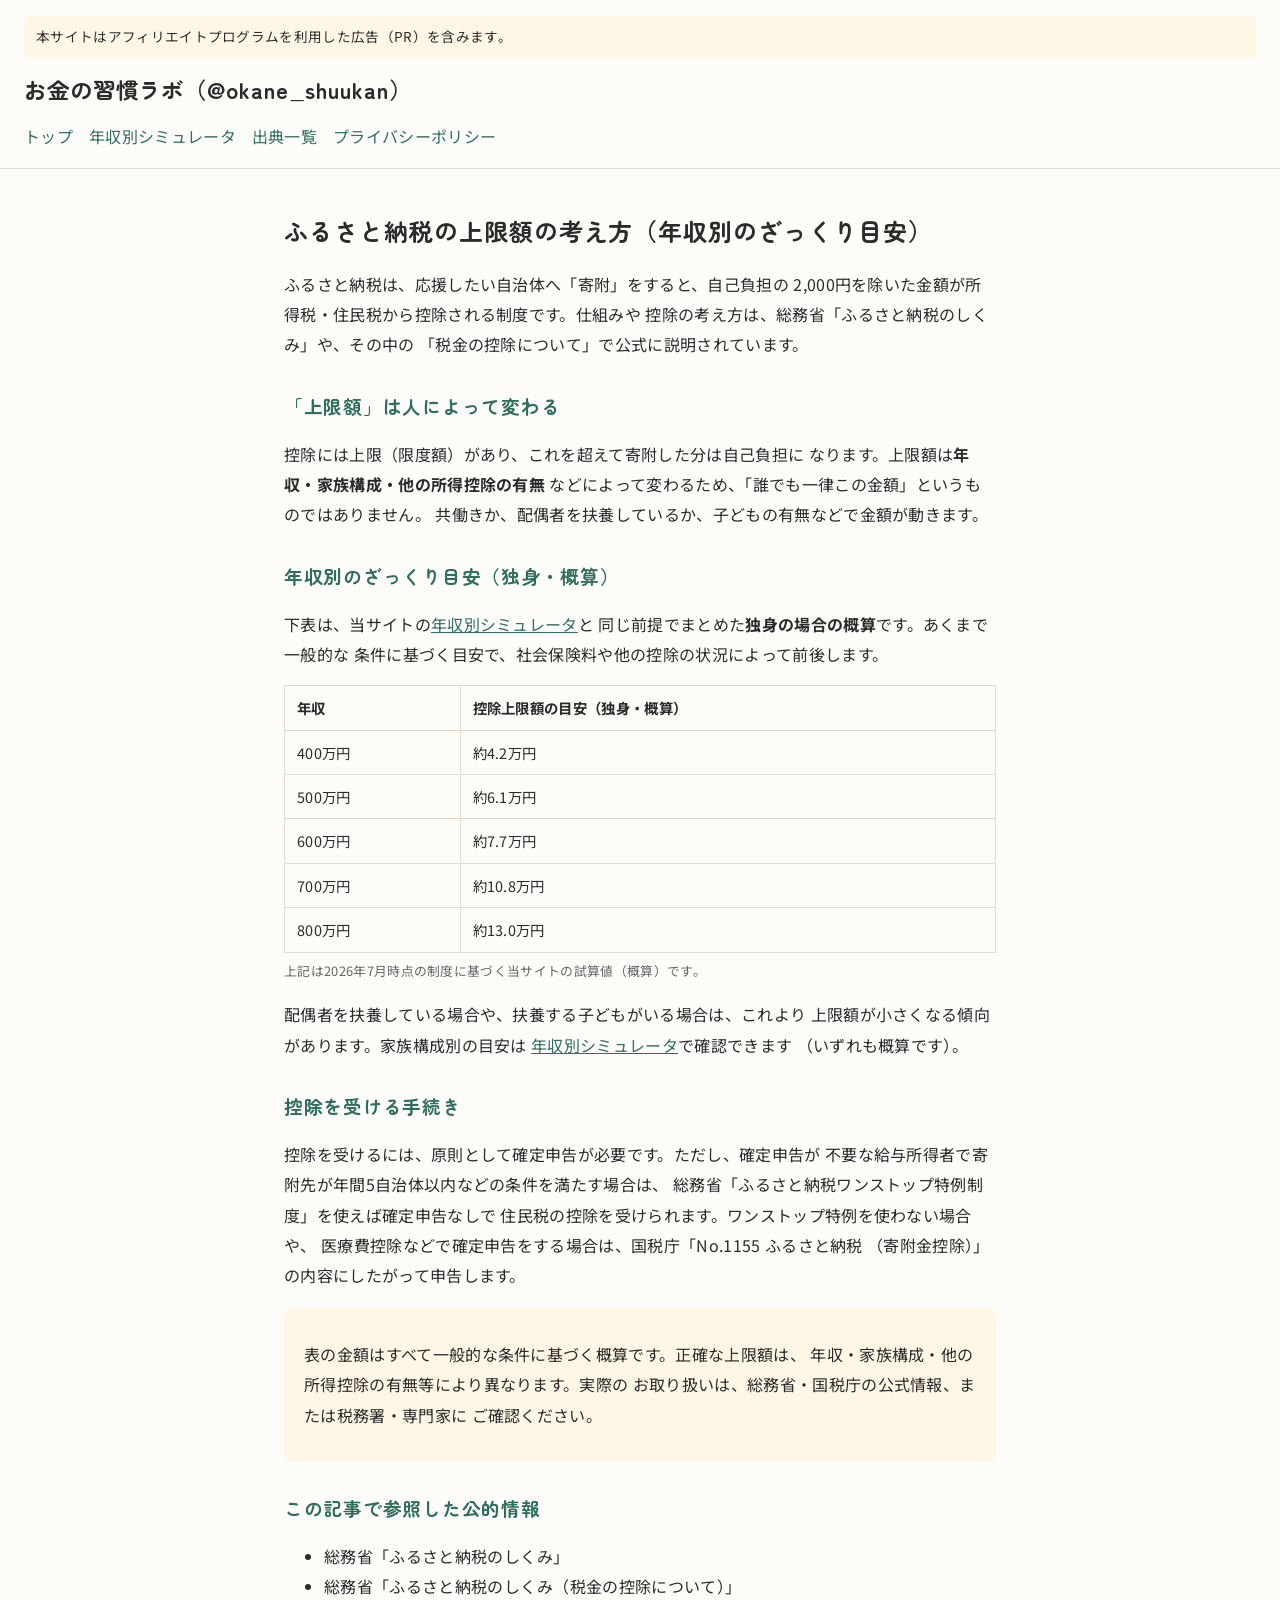
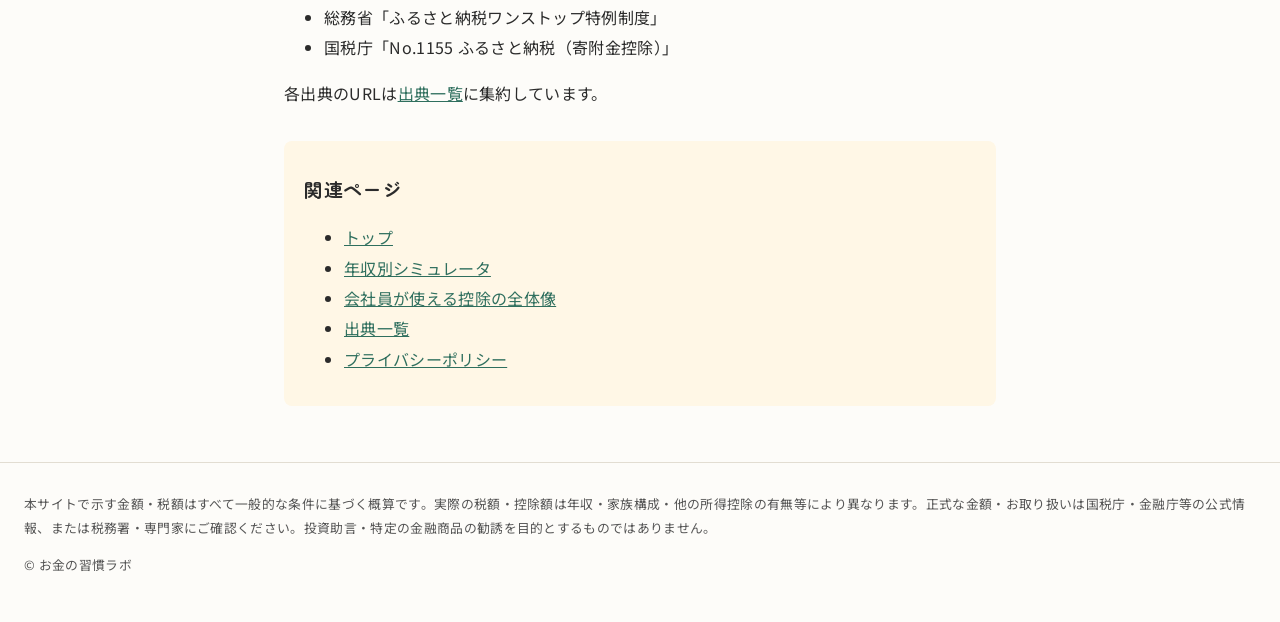
<file: articles/furusato-nozei-limit.html>
<!DOCTYPE html>
<html lang="ja">
<head>
<meta charset="UTF-8">
<meta name="viewport" content="width=device-width, initial-scale=1.0">
<title>ふるさと納税の上限額の考え方（年収別のざっくり目安）｜お金の習慣ラボ</title>
<link rel="stylesheet" href="../css/style.css">
</head>
<body>
<header class="site-header">
  <p class="pr-banner">本サイトはアフィリエイトプログラムを利用した広告（PR）を含みます。</p>
  <h1><a href="../index.html">お金の習慣ラボ（@okane_shuukan）</a></h1>
  <nav>
    <ul>
      <li><a href="../index.html">トップ</a></li>
      <li><a href="../simulator.html">年収別シミュレータ</a></li>
      <li><a href="../sources.html">出典一覧</a></li>
      <li><a href="../privacy.html">プライバシーポリシー</a></li>
    </ul>
  </nav>
</header>
<main>
  <article class="article">
    <h2>ふるさと納税の上限額の考え方（年収別のざっくり目安）</h2>

    <p>ふるさと納税は、応援したい自治体へ「寄附」をすると、自己負担の
    2,000円を除いた金額が所得税・住民税から控除される制度です。仕組みや
    控除の考え方は、総務省「ふるさと納税のしくみ」や、その中の
    「税金の控除について」で公式に説明されています。</p>

    <h3>「上限額」は人によって変わる</h3>
    <p>控除には上限（限度額）があり、これを超えて寄附した分は自己負担に
    なります。上限額は<strong>年収・家族構成・他の所得控除の有無</strong>
    などによって変わるため、「誰でも一律この金額」というものではありません。
    共働きか、配偶者を扶養しているか、子どもの有無などで金額が動きます。</p>

    <h3>年収別のざっくり目安（独身・概算）</h3>
    <p>下表は、当サイトの<a href="../simulator.html">年収別シミュレータ</a>と
    同じ前提でまとめた<strong>独身の場合の概算</strong>です。あくまで一般的な
    条件に基づく目安で、社会保険料や他の控除の状況によって前後します。</p>
    <!-- 数値の定義元は /data/tax-constants.json（furusato.limit_single_man_yen）。
         simulator.html の sim-data と同一でなければならない。
         更新時は定義元を先に直し、scripts/verify_constants.py を通すこと。 -->
    <table class="sources-table">
      <thead>
        <tr><th>年収</th><th>控除上限額の目安（独身・概算）</th></tr>
      </thead>
      <tbody>
        <tr><td>400万円</td><td>約4.2万円</td></tr>
        <tr><td>500万円</td><td>約6.1万円</td></tr>
        <tr><td>600万円</td><td>約7.7万円</td></tr>
        <tr><td>700万円</td><td>約10.8万円</td></tr>
        <tr><td>800万円</td><td>約13.0万円</td></tr>
      </tbody>
    </table>
    <p class="as-of">上記は2026年7月時点の制度に基づく当サイトの試算値（概算）です。</p>
    <p>配偶者を扶養している場合や、扶養する子どもがいる場合は、これより
    上限額が小さくなる傾向があります。家族構成別の目安は
    <a href="../simulator.html">年収別シミュレータ</a>で確認できます
    （いずれも概算です）。</p>

    <h3>控除を受ける手続き</h3>
    <p>控除を受けるには、原則として確定申告が必要です。ただし、確定申告が
    不要な給与所得者で寄附先が年間5自治体以内などの条件を満たす場合は、
    総務省「ふるさと納税ワンストップ特例制度」を使えば確定申告なしで
    住民税の控除を受けられます。ワンストップ特例を使わない場合や、
    医療費控除などで確定申告をする場合は、国税庁「No.1155 ふるさと納税
    （寄附金控除）」の内容にしたがって申告します。</p>

    <div class="notice">
      <p>表の金額はすべて一般的な条件に基づく概算です。正確な上限額は、
      年収・家族構成・他の所得控除の有無等により異なります。実際の
      お取り扱いは、総務省・国税庁の公式情報、または税務署・専門家に
      ご確認ください。</p>
    </div>

    <h3>この記事で参照した公的情報</h3>
    <ul>
      <li>総務省「ふるさと納税のしくみ」</li>
      <li>総務省「ふるさと納税のしくみ（税金の控除について）」</li>
      <li>総務省「ふるさと納税ワンストップ特例制度」</li>
      <li>国税庁「No.1155 ふるさと納税（寄附金控除）」</li>
    </ul>
    <p>各出典のURLは<a href="../sources.html">出典一覧</a>に集約しています。</p>
  </article>

  <section class="notice">
    <h3>関連ページ</h3>
    <ul>
      <li><a href="../index.html">トップ</a></li>
      <li><a href="../simulator.html">年収別シミュレータ</a></li>
      <li><a href="control-taxes-overview.html">会社員が使える控除の全体像</a></li>
      <li><a href="../sources.html">出典一覧</a></li>
      <li><a href="../privacy.html">プライバシーポリシー</a></li>
    </ul>
  </section>
</main>
<footer class="site-footer">
  <p class="disclaimer">本サイトで示す金額・税額はすべて一般的な条件に基づく概算です。実際の税額・控除額は年収・家族構成・他の所得控除の有無等により異なります。正式な金額・お取り扱いは国税庁・金融庁等の公式情報、または税務署・専門家にご確認ください。投資助言・特定の金融商品の勧誘を目的とするものではありません。</p>
  <p class="copyright">&copy; お金の習慣ラボ</p>
</footer>
<script data-goatcounter="https://okane-shuukan.goatcounter.com/count" async src="//gc.zgo.at/count.js"></script>
</body>
</html>
</file>
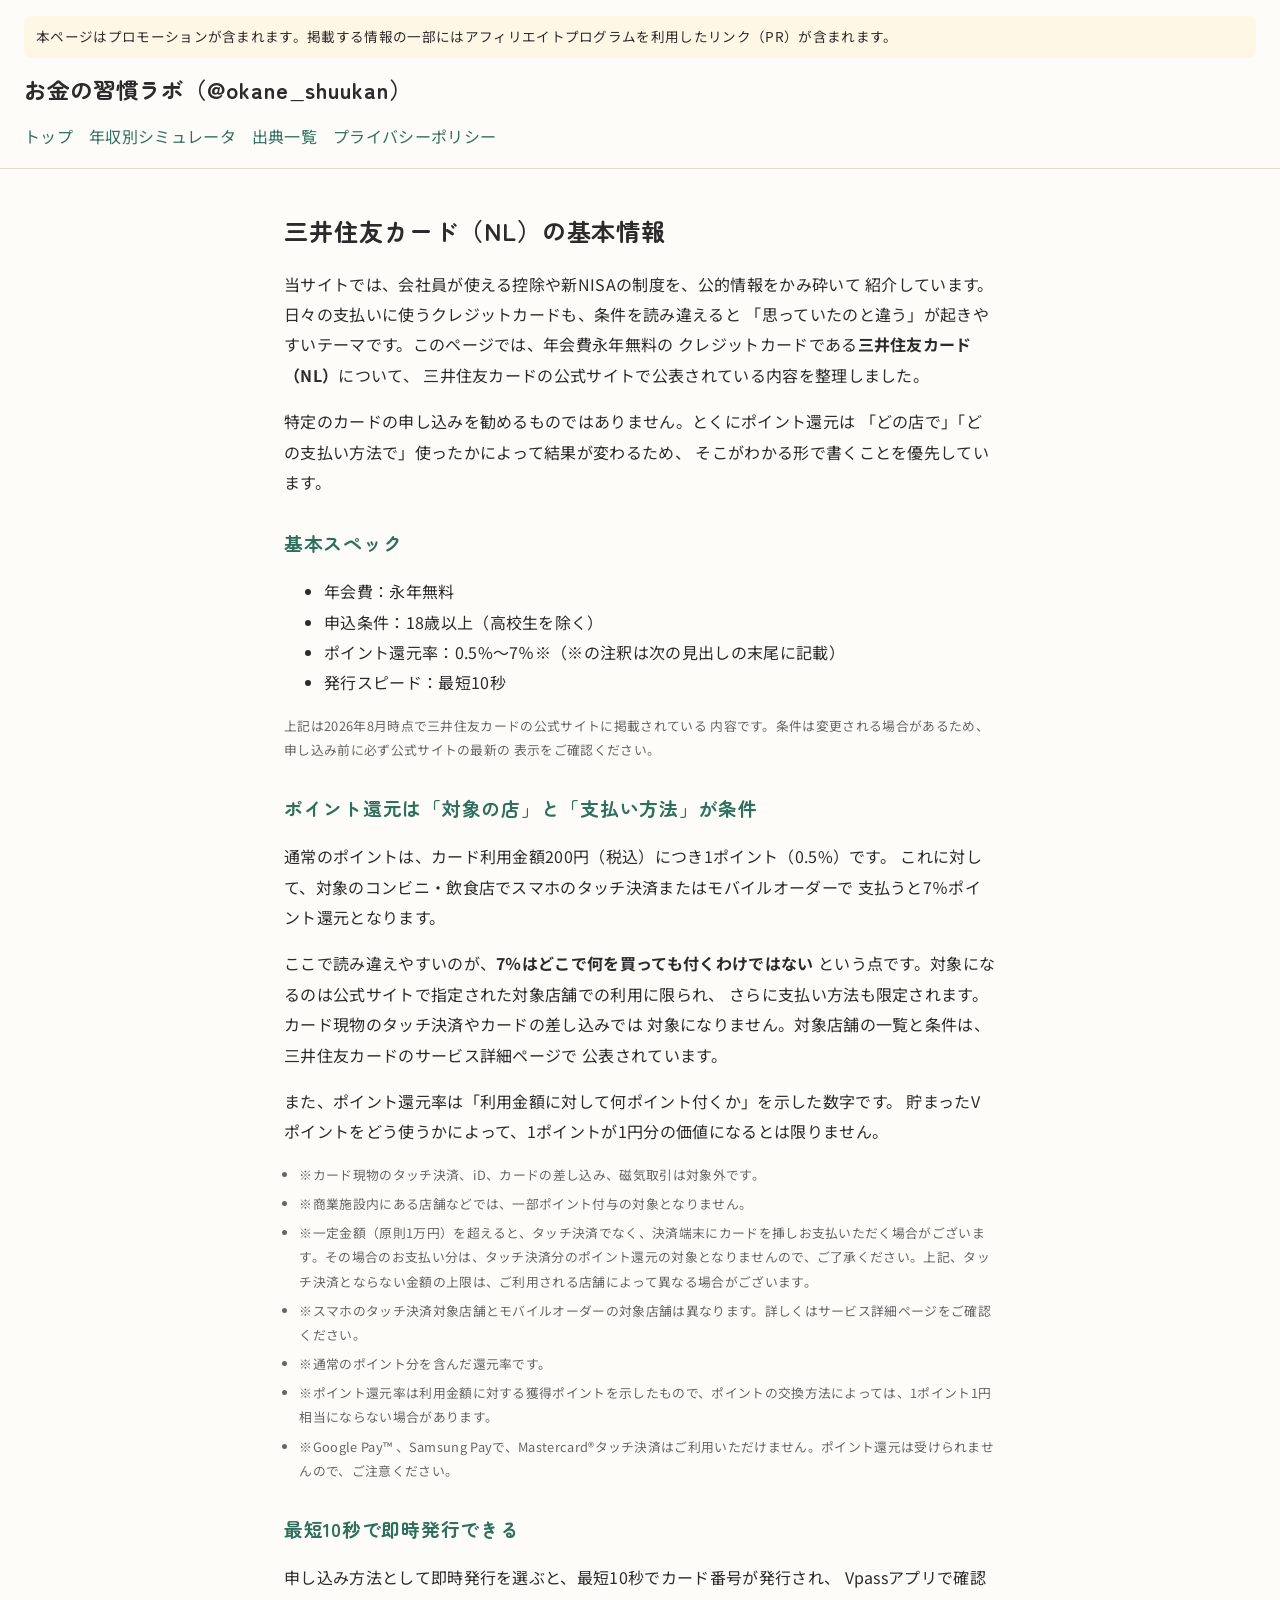
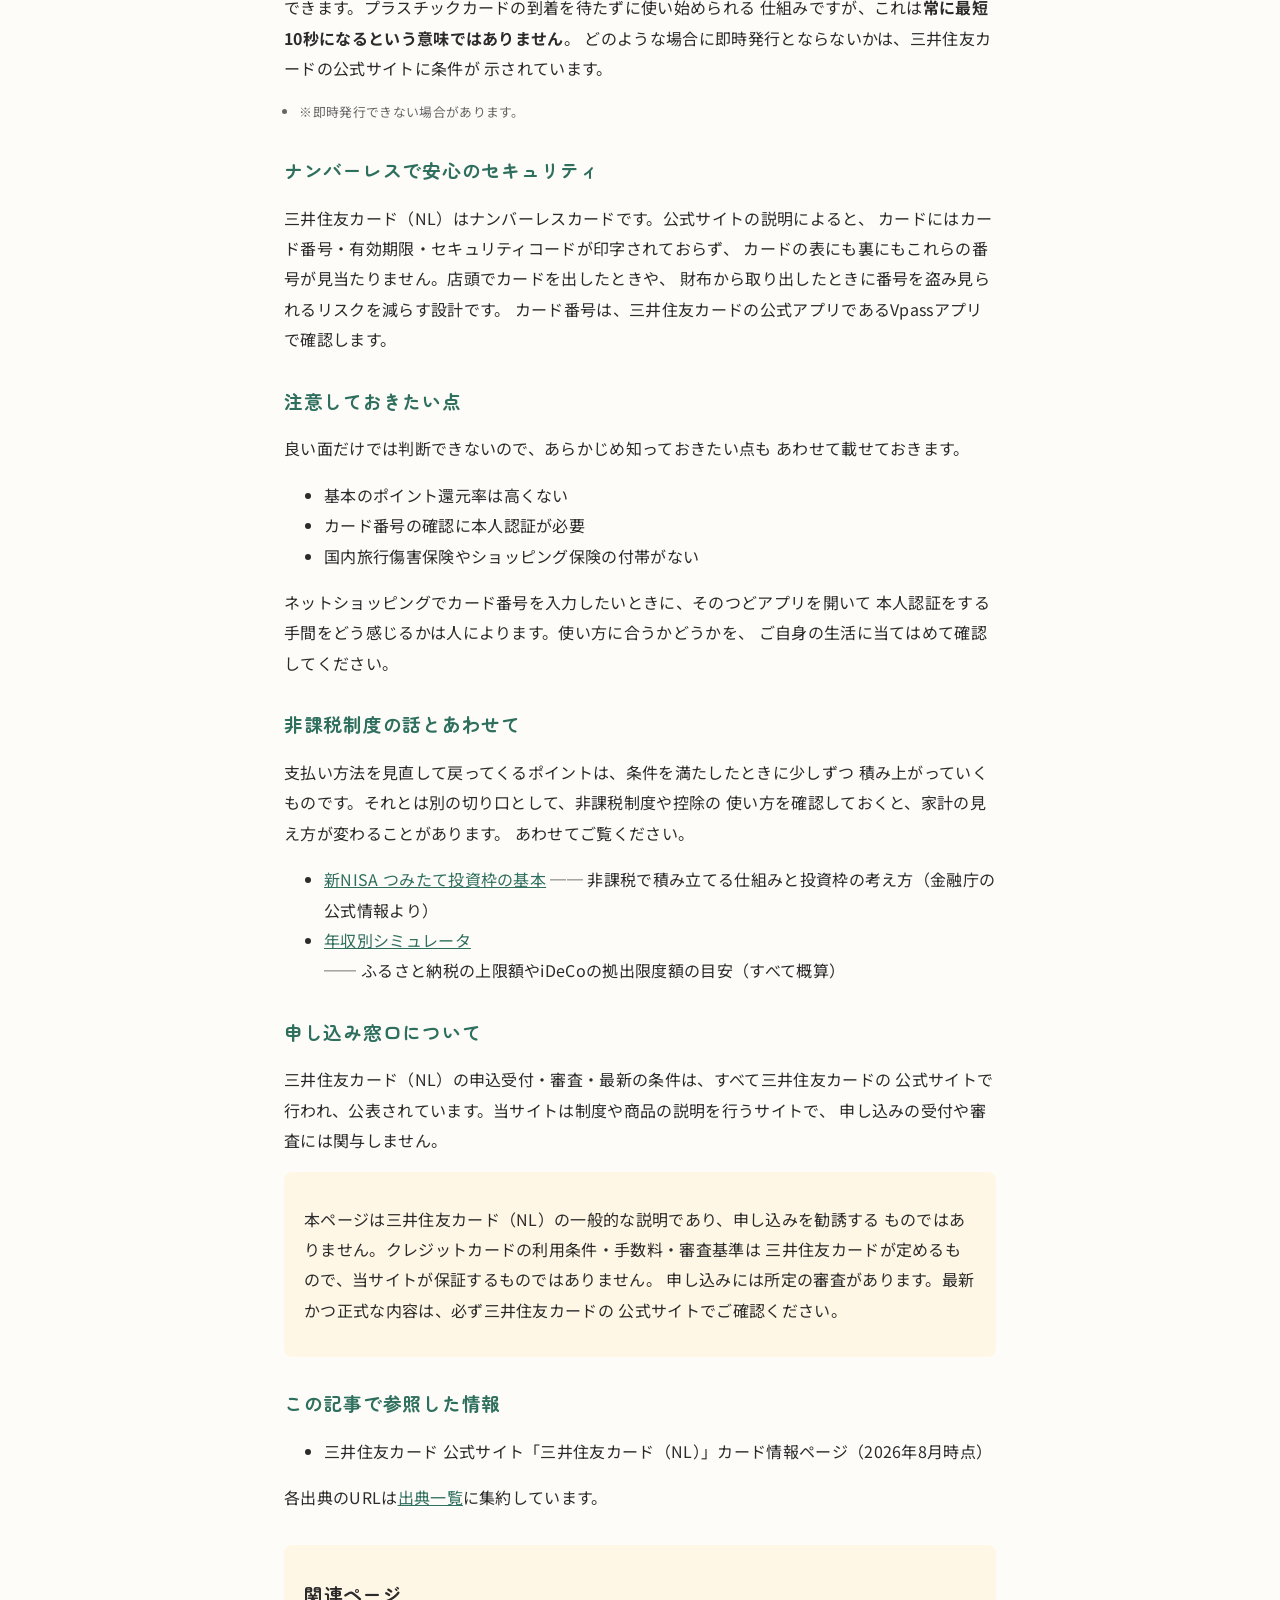
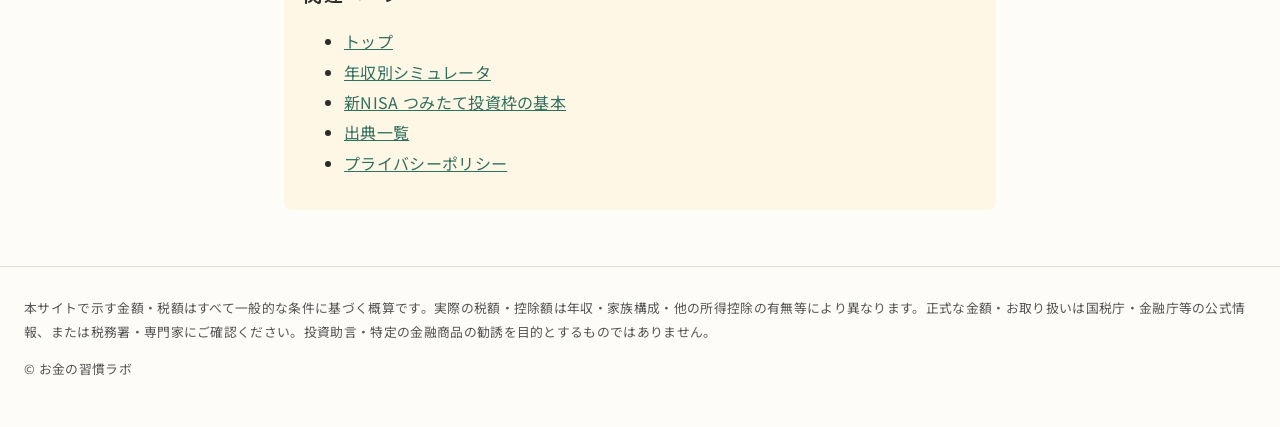
<file: articles/smbc-nl-card.html>
<!DOCTYPE html>
<html lang="ja">
<head>
<meta charset="UTF-8">
<meta name="viewport" content="width=device-width, initial-scale=1.0">
<title>三井住友カード（NL）の基本情報｜お金の習慣ラボ</title>
<link rel="stylesheet" href="../css/style.css">
</head>
<body>
<header class="site-header">
  <p class="pr-banner">本ページはプロモーションが含まれます。掲載する情報の一部にはアフィリエイトプログラムを利用したリンク（PR）が含まれます。</p>
  <h1><a href="../index.html">お金の習慣ラボ（@okane_shuukan）</a></h1>
  <nav>
    <ul>
      <li><a href="../index.html">トップ</a></li>
      <li><a href="../simulator.html">年収別シミュレータ</a></li>
      <li><a href="../sources.html">出典一覧</a></li>
      <li><a href="../privacy.html">プライバシーポリシー</a></li>
    </ul>
  </nav>
</header>
<main>
  <article class="article">
    <h2>三井住友カード（NL）の基本情報</h2>

    <p>当サイトでは、会社員が使える控除や新NISAの制度を、公的情報をかみ砕いて
    紹介しています。日々の支払いに使うクレジットカードも、条件を読み違えると
    「思っていたのと違う」が起きやすいテーマです。このページでは、年会費永年無料の
    クレジットカードである<strong>三井住友カード（NL）</strong>について、
    三井住友カードの公式サイトで公表されている内容を整理しました。</p>

    <p>特定のカードの申し込みを勧めるものではありません。とくにポイント還元は
    「どの店で」「どの支払い方法で」使ったかによって結果が変わるため、
    そこがわかる形で書くことを優先しています。</p>

    <h3>基本スペック</h3>
    <ul>
      <li>年会費：永年無料</li>
      <li>申込条件：18歳以上（高校生を除く）</li>
      <li>ポイント還元率：0.5%〜7％※（※の注釈は次の見出しの末尾に記載）</li>
      <li>発行スピード：最短10秒</li>
    </ul>
    <p class="as-of">上記は2026年8月時点で三井住友カードの公式サイトに掲載されている
    内容です。条件は変更される場合があるため、申し込み前に必ず公式サイトの最新の
    表示をご確認ください。</p>

    <h3>ポイント還元は「対象の店」と「支払い方法」が条件</h3>
    <p>通常のポイントは、カード利用金額200円（税込）につき1ポイント（0.5%）です。
    これに対して、対象のコンビニ・飲食店でスマホのタッチ決済またはモバイルオーダーで
    支払うと7％ポイント還元となります。</p>
    <p>ここで読み違えやすいのが、<strong>7％はどこで何を買っても付くわけではない</strong>
    という点です。対象になるのは公式サイトで指定された対象店舗での利用に限られ、
    さらに支払い方法も限定されます。カード現物のタッチ決済やカードの差し込みでは
    対象になりません。対象店舗の一覧と条件は、三井住友カードのサービス詳細ページで
    公表されています。</p>
    <p>また、ポイント還元率は「利用金額に対して何ポイント付くか」を示した数字です。
    貯まったVポイントをどう使うかによって、1ポイントが1円分の価値になるとは限りません。</p>
    <ul class="legal-notes">
      <li>※カード現物のタッチ決済、iD、カードの差し込み、磁気取引は対象外です。</li>
      <li>※商業施設内にある店舗などでは、一部ポイント付与の対象となりません。</li>
      <li>※一定金額（原則1万円）を超えると、タッチ決済でなく、決済端末にカードを挿しお支払いただく場合がございます。その場合のお支払い分は、タッチ決済分のポイント還元の対象となりませんので、ご了承ください。上記、タッチ決済とならない金額の上限は、ご利用される店舗によって異なる場合がございます。</li>
      <li>※スマホのタッチ決済対象店舗とモバイルオーダーの対象店舗は異なります。詳しくはサービス詳細ページをご確認ください。</li>
      <li>※通常のポイント分を含んだ還元率です。</li>
      <li>※ポイント還元率は利用金額に対する獲得ポイントを示したもので、ポイントの交換方法によっては、1ポイント1円相当にならない場合があります。</li>
      <li>※Google Pay™ 、Samsung Payで、Mastercard®タッチ決済はご利用いただけません。ポイント還元は受けられませんので、ご注意ください。</li>
    </ul>

    <h3>最短10秒で即時発行できる</h3>
    <p>申し込み方法として即時発行を選ぶと、最短10秒でカード番号が発行され、
    Vpassアプリで確認できます。プラスチックカードの到着を待たずに使い始められる
    仕組みですが、これは<strong>常に最短10秒になるという意味ではありません</strong>。
    どのような場合に即時発行とならないかは、三井住友カードの公式サイトに条件が
    示されています。</p>
    <ul class="legal-notes">
      <li>※即時発行できない場合があります。</li>
    </ul>

    <h3>ナンバーレスで安心のセキュリティ</h3>
    <p>三井住友カード（NL）はナンバーレスカードです。公式サイトの説明によると、
    カードにはカード番号・有効期限・セキュリティコードが印字されておらず、
    カードの表にも裏にもこれらの番号が見当たりません。店頭でカードを出したときや、
    財布から取り出したときに番号を盗み見られるリスクを減らす設計です。
    カード番号は、三井住友カードの公式アプリであるVpassアプリで確認します。</p>

    <h3>注意しておきたい点</h3>
    <p>良い面だけでは判断できないので、あらかじめ知っておきたい点も
    あわせて載せておきます。</p>
    <ul>
      <li>基本のポイント還元率は高くない</li>
      <li>カード番号の確認に本人認証が必要</li>
      <li>国内旅行傷害保険やショッピング保険の付帯がない</li>
    </ul>
    <p>ネットショッピングでカード番号を入力したいときに、そのつどアプリを開いて
    本人認証をする手間をどう感じるかは人によります。使い方に合うかどうかを、
    ご自身の生活に当てはめて確認してください。</p>

    <h3>非課税制度の話とあわせて</h3>
    <p>支払い方法を見直して戻ってくるポイントは、条件を満たしたときに少しずつ
    積み上がっていくものです。それとは別の切り口として、非課税制度や控除の
    使い方を確認しておくと、家計の見え方が変わることがあります。
    あわせてご覧ください。</p>
    <ul>
      <li><a href="nisa-tsumitate-basics.html">新NISA つみたて投資枠の基本</a>
        ── 非課税で積み立てる仕組みと投資枠の考え方（金融庁の公式情報より）</li>
      <li><a href="../simulator.html">年収別シミュレータ</a>
        ── ふるさと納税の上限額やiDeCoの拠出限度額の目安（すべて概算）</li>
    </ul>

    <div class="affiliate-cta">
      <h3>申し込み窓口について</h3>
      <p>三井住友カード（NL）の申込受付・審査・最新の条件は、すべて三井住友カードの
      公式サイトで行われ、公表されています。当サイトは制度や商品の説明を行うサイトで、
      申し込みの受付や審査には関与しません。</p>
      <!-- A8 三井住友カード(NL) 提携承認後にリンクコード挿入 -->
    </div>

    <div class="notice">
      <p>本ページは三井住友カード（NL）の一般的な説明であり、申し込みを勧誘する
      ものではありません。クレジットカードの利用条件・手数料・審査基準は
      三井住友カードが定めるもので、当サイトが保証するものではありません。
      申し込みには所定の審査があります。最新かつ正式な内容は、必ず三井住友カードの
      公式サイトでご確認ください。</p>
    </div>

    <h3>この記事で参照した情報</h3>
    <ul>
      <li>三井住友カード 公式サイト「三井住友カード（NL）」カード情報ページ（2026年8月時点）</li>
    </ul>
    <p>各出典のURLは<a href="../sources.html">出典一覧</a>に集約しています。</p>
  </article>

  <section class="notice">
    <h3>関連ページ</h3>
    <ul>
      <li><a href="../index.html">トップ</a></li>
      <li><a href="../simulator.html">年収別シミュレータ</a></li>
      <li><a href="nisa-tsumitate-basics.html">新NISA つみたて投資枠の基本</a></li>
      <li><a href="../sources.html">出典一覧</a></li>
      <li><a href="../privacy.html">プライバシーポリシー</a></li>
    </ul>
  </section>
</main>
<footer class="site-footer">
  <p class="disclaimer">本サイトで示す金額・税額はすべて一般的な条件に基づく概算です。実際の税額・控除額は年収・家族構成・他の所得控除の有無等により異なります。正式な金額・お取り扱いは国税庁・金融庁等の公式情報、または税務署・専門家にご確認ください。投資助言・特定の金融商品の勧誘を目的とするものではありません。</p>
  <p class="copyright">&copy; お金の習慣ラボ</p>
</footer>
<script data-goatcounter="https://okane-shuukan.goatcounter.com/count" async src="//gc.zgo.at/count.js"></script>
</body>
</html>
</file>
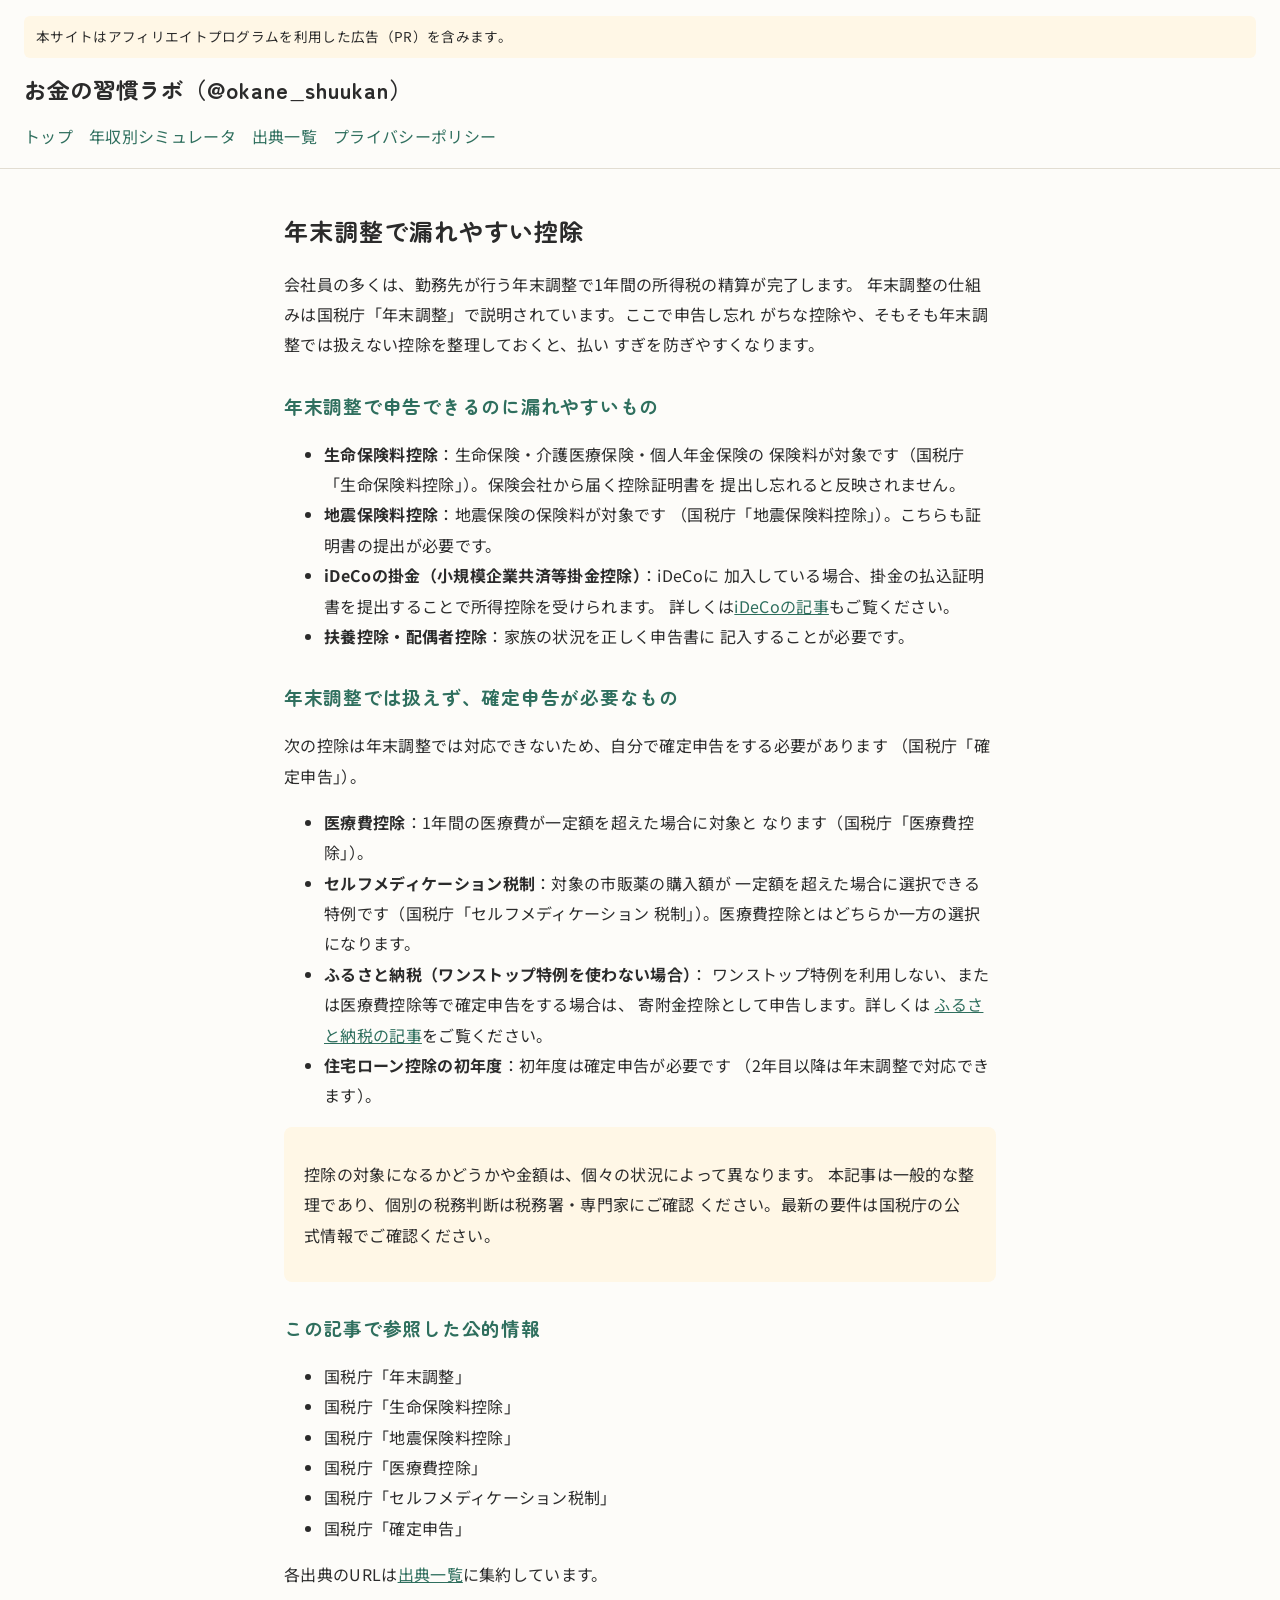
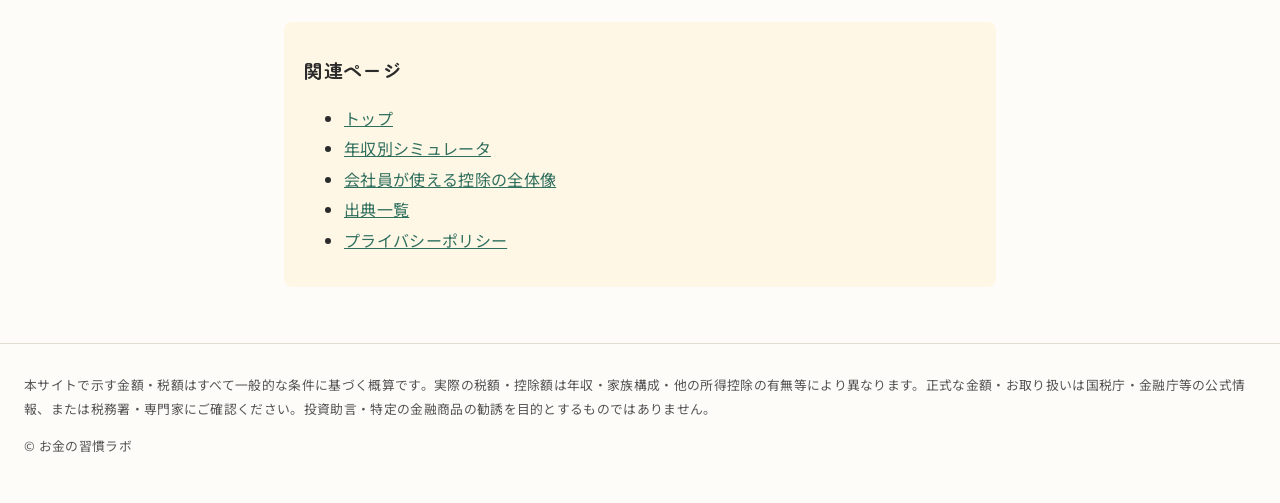
<file: articles/year-end-adjustment-deductions.html>
<!DOCTYPE html>
<html lang="ja">
<head>
<meta charset="UTF-8">
<meta name="viewport" content="width=device-width, initial-scale=1.0">
<title>年末調整で漏れやすい控除｜お金の習慣ラボ</title>
<link rel="stylesheet" href="../css/style.css">
</head>
<body>
<header class="site-header">
  <p class="pr-banner">本サイトはアフィリエイトプログラムを利用した広告（PR）を含みます。</p>
  <h1><a href="../index.html">お金の習慣ラボ（@okane_shuukan）</a></h1>
  <nav>
    <ul>
      <li><a href="../index.html">トップ</a></li>
      <li><a href="../simulator.html">年収別シミュレータ</a></li>
      <li><a href="../sources.html">出典一覧</a></li>
      <li><a href="../privacy.html">プライバシーポリシー</a></li>
    </ul>
  </nav>
</header>
<main>
  <article class="article">
    <h2>年末調整で漏れやすい控除</h2>

    <p>会社員の多くは、勤務先が行う年末調整で1年間の所得税の精算が完了します。
    年末調整の仕組みは国税庁「年末調整」で説明されています。ここで申告し忘れ
    がちな控除や、そもそも年末調整では扱えない控除を整理しておくと、払い
    すぎを防ぎやすくなります。</p>

    <h3>年末調整で申告できるのに漏れやすいもの</h3>
    <ul>
      <li><strong>生命保険料控除</strong>：生命保険・介護医療保険・個人年金保険の
      保険料が対象です（国税庁「生命保険料控除」）。保険会社から届く控除証明書を
      提出し忘れると反映されません。</li>
      <li><strong>地震保険料控除</strong>：地震保険の保険料が対象です
      （国税庁「地震保険料控除」）。こちらも証明書の提出が必要です。</li>
      <li><strong>iDeCoの掛金（小規模企業共済等掛金控除）</strong>：iDeCoに
      加入している場合、掛金の払込証明書を提出することで所得控除を受けられます。
      詳しくは<a href="ideco-limit-tax.html">iDeCoの記事</a>もご覧ください。</li>
      <li><strong>扶養控除・配偶者控除</strong>：家族の状況を正しく申告書に
      記入することが必要です。</li>
    </ul>

    <h3>年末調整では扱えず、確定申告が必要なもの</h3>
    <p>次の控除は年末調整では対応できないため、自分で確定申告をする必要があります
    （国税庁「確定申告」）。</p>
    <ul>
      <li><strong>医療費控除</strong>：1年間の医療費が一定額を超えた場合に対象と
      なります（国税庁「医療費控除」）。</li>
      <li><strong>セルフメディケーション税制</strong>：対象の市販薬の購入額が
      一定額を超えた場合に選択できる特例です（国税庁「セルフメディケーション
      税制」）。医療費控除とはどちらか一方の選択になります。</li>
      <li><strong>ふるさと納税（ワンストップ特例を使わない場合）</strong>：
      ワンストップ特例を利用しない、または医療費控除等で確定申告をする場合は、
      寄附金控除として申告します。詳しくは
      <a href="furusato-nozei-limit.html">ふるさと納税の記事</a>をご覧ください。</li>
      <li><strong>住宅ローン控除の初年度</strong>：初年度は確定申告が必要です
      （2年目以降は年末調整で対応できます）。</li>
    </ul>

    <div class="notice">
      <p>控除の対象になるかどうかや金額は、個々の状況によって異なります。
      本記事は一般的な整理であり、個別の税務判断は税務署・専門家にご確認
      ください。最新の要件は国税庁の公式情報でご確認ください。</p>
    </div>

    <h3>この記事で参照した公的情報</h3>
    <ul>
      <li>国税庁「年末調整」</li>
      <li>国税庁「生命保険料控除」</li>
      <li>国税庁「地震保険料控除」</li>
      <li>国税庁「医療費控除」</li>
      <li>国税庁「セルフメディケーション税制」</li>
      <li>国税庁「確定申告」</li>
    </ul>
    <p>各出典のURLは<a href="../sources.html">出典一覧</a>に集約しています。</p>
  </article>

  <section class="notice">
    <h3>関連ページ</h3>
    <ul>
      <li><a href="../index.html">トップ</a></li>
      <li><a href="../simulator.html">年収別シミュレータ</a></li>
      <li><a href="control-taxes-overview.html">会社員が使える控除の全体像</a></li>
      <li><a href="../sources.html">出典一覧</a></li>
      <li><a href="../privacy.html">プライバシーポリシー</a></li>
    </ul>
  </section>
</main>
<footer class="site-footer">
  <p class="disclaimer">本サイトで示す金額・税額はすべて一般的な条件に基づく概算です。実際の税額・控除額は年収・家族構成・他の所得控除の有無等により異なります。正式な金額・お取り扱いは国税庁・金融庁等の公式情報、または税務署・専門家にご確認ください。投資助言・特定の金融商品の勧誘を目的とするものではありません。</p>
  <p class="copyright">&copy; お金の習慣ラボ</p>
</footer>
<script data-goatcounter="https://okane-shuukan.goatcounter.com/count" async src="//gc.zgo.at/count.js"></script>
</body>
</html>
</file>
<file: css/style.css>
@import url('https://fonts.googleapis.com/css2?family=Noto+Sans+JP:wght@400;500;700&family=Zen+Maru+Gothic:wght@400;500;700&display=swap');

:root {
  --color-text: #2b2b2b;
  --color-bg: #fdfcf9;
  --color-accent: #2f6f5e;
  --color-border: #e2ddd2;
  --color-notice-bg: #fff7e6;
  --font-body: "Noto Sans JP", "Hiragino Sans", "Yu Gothic", sans-serif;
  --font-heading: "Zen Maru Gothic", "Hiragino Maru Gothic ProN", "Yu Gothic", sans-serif;
}

* {
  box-sizing: border-box;
}

body {
  margin: 0;
  font-family: var(--font-body);
  color: var(--color-text);
  background: var(--color-bg);
  line-height: 1.9;
  letter-spacing: 0.02em;
}

h1, h2, h3 {
  font-family: var(--font-heading);
  letter-spacing: 0.04em;
  line-height: 1.5;
}

a {
  color: var(--color-accent);
}

.site-header {
  border-bottom: 1px solid var(--color-border);
  padding: 0.5rem 1.5rem 1rem;
}

.pr-banner {
  background: var(--color-notice-bg);
  padding: 0.5rem 0.75rem;
  border-radius: 6px;
  font-size: 0.85rem;
  margin: 0.5rem 0;
}

.site-header h1 {
  font-size: 1.4rem;
}

.site-header h1 a {
  text-decoration: none;
  color: var(--color-text);
}

nav ul {
  list-style: none;
  display: flex;
  flex-wrap: wrap;
  gap: 1rem;
  padding: 0;
  margin: 0.5rem 0 0;
}

nav a {
  text-decoration: none;
}

nav a.active {
  font-weight: bold;
  border-bottom: 2px solid var(--color-accent);
}

main {
  max-width: 760px;
  margin: 0 auto;
  padding: 1.5rem;
}

.hero, .features, .cards, .notice, .sources, .simulator, .privacy, .articles, .article, .note-promo {
  margin-bottom: 2rem;
}

.article h3 {
  color: var(--color-accent);
  margin-top: 2rem;
}

.cards {
  display: flex;
  flex-wrap: wrap;
  gap: 1rem;
}

.card {
  display: block;
  flex: 1 1 260px;
  border: 1px solid var(--color-border);
  border-radius: 8px;
  padding: 1rem;
  text-decoration: none;
  color: var(--color-text);
}

.card h3 {
  margin-top: 0;
  color: var(--color-accent);
}

.notice {
  background: var(--color-notice-bg);
  border-radius: 8px;
  padding: 1rem 1.25rem;
}

table.sources-table {
  width: 100%;
  border-collapse: collapse;
}

.sources-table th, .sources-table td {
  border: 1px solid var(--color-border);
  padding: 0.5rem 0.75rem;
  text-align: left;
  font-size: 0.9rem;
  word-break: break-all;
}

form#sim-form {
  display: grid;
  gap: 0.5rem 1rem;
  grid-template-columns: max-content 1fr;
  align-items: center;
  max-width: 480px;
  margin: 1rem 0;
}

#sim-result {
  border: 1px solid var(--color-border);
  border-radius: 8px;
  padding: 1rem 1.25rem;
  margin-top: 1rem;
}

#sim-result dl {
  display: grid;
  grid-template-columns: max-content 1fr;
  gap: 0.25rem 1rem;
}

#sim-result dt {
  font-weight: bold;
}

.affiliate-pending {
  margin-top: 1.5rem;
}

.affiliate-list li {
  color: #777;
}

.affiliate-note {
  font-size: 0.85rem;
  color: #777;
}

/* --------------------------------------------------------------------------
   制度数値の基準日と改正予告
   金融ジャンルのため装飾は最小限。新しい色は増やさず :root のトークンのみ使う。
   -------------------------------------------------------------------------- */
.as-of {
  font-size: 0.8rem;
  color: #666;
  margin-top: 0.4rem;
}

.amendment {
  border: 1px solid var(--color-border);
  border-left: 4px solid var(--color-accent);
  border-radius: 4px;
  padding: 0.75rem 1rem;
  margin: 1.5rem 0;
  font-size: 0.92rem;
}

.amendment h4 {
  font-family: var(--font-heading);
  font-size: 1rem;
  margin: 0 0 0.5rem;
}

.amendment p:last-child,
.amendment ul:last-child {
  margin-bottom: 0;
}

.amendment ul {
  padding-left: 1.2em;
}

/* --------------------------------------------------------------------------
   口座開設の流れ（手順）
   アフィリエイトリンクの直前に置く手続きの説明。訴求ではなく事実の説明なので
   目立たせず、本文と区別がつく程度の枠にとどめる。新しい色は増やさず
   :root のトークンのみ使う。
   -------------------------------------------------------------------------- */
.account-steps {
  border: 1px solid var(--color-border);
  border-radius: 4px;
  padding: 0.75rem 1rem;
  margin: 1.5rem 0;
  font-size: 0.92rem;
}

.account-steps h4 {
  font-family: var(--font-heading);
  font-size: 1rem;
  margin: 0 0 0.5rem;
}

/* 1ブロックに複数の手順（iDeCo・NISA）を並べる simulator.html 用 */
.account-steps ol + h4,
.account-steps p + h4 {
  margin-top: 1.5rem;
}

.account-steps ol {
  padding-left: 1.4em;
  margin: 0.5rem 0;
}

.account-steps li {
  margin-bottom: 0.4rem;
}

.account-steps .steps-caution {
  margin: 0.8rem 0 0;
}

.account-steps p:last-child,
.account-steps ol:last-child {
  margin-bottom: 0;
}

/* --------------------------------------------------------------------------
   広告主が文言を指定している注釈
   広告主のガイドラインで「訴求文言付近に配置」「文言変更不可」とされた注釈を
   置く場所。読み飛ばされない程度に小さく、本文とは区別できる濃さにする。
   -------------------------------------------------------------------------- */
.legal-notes {
  font-size: 0.8rem;
  color: #666;
  padding-left: 1.2em;
  margin: 0.8rem 0 0;
}

.legal-notes li {
  margin-bottom: 0.3rem;
}

/* --------------------------------------------------------------------------
   note 販売バナー
   自分の有料noteへの導線。金融ジャンルなので煽らず、枠・角丸は .card と同じ値に
   そろえて記事カードの並びから浮かないようにする。ラベルだけ注記色で区別する。
   新しい色は増やさず :root のトークンのみ使う。
   -------------------------------------------------------------------------- */
.note-promo {
  border: 1px solid var(--color-border);
  border-radius: 8px;
  padding: 1rem 1.25rem;
}

.note-promo-label {
  display: inline-block;
  background: var(--color-notice-bg);
  border-radius: 6px;
  padding: 0.1rem 0.7rem;
  margin: 0;
  font-size: 0.8rem;
}

.note-promo h3 {
  font-size: 1.05rem;
  color: var(--color-accent);
  margin: 0.5rem 0;
}

.note-promo-price {
  font-size: 0.92rem;
  margin: 0;
}

.note-promo-action {
  margin: 1rem 0 0;
}

/* 唯一の塗りボタン。多用すると記事側の中立な見せ方と食い違うので、
   汎用の .button は作らずこのバナー専用にとどめる。 */
.note-promo-button {
  display: inline-block;
  background: var(--color-accent);
  color: var(--color-bg);
  border-radius: 6px;
  padding: 0.5rem 1.5rem;
  text-decoration: none;
  font-size: 0.95rem;
}

.site-footer {
  border-top: 1px solid var(--color-border);
  padding: 1rem 1.5rem 2rem;
  font-size: 0.8rem;
  color: #555;
}
</file>
